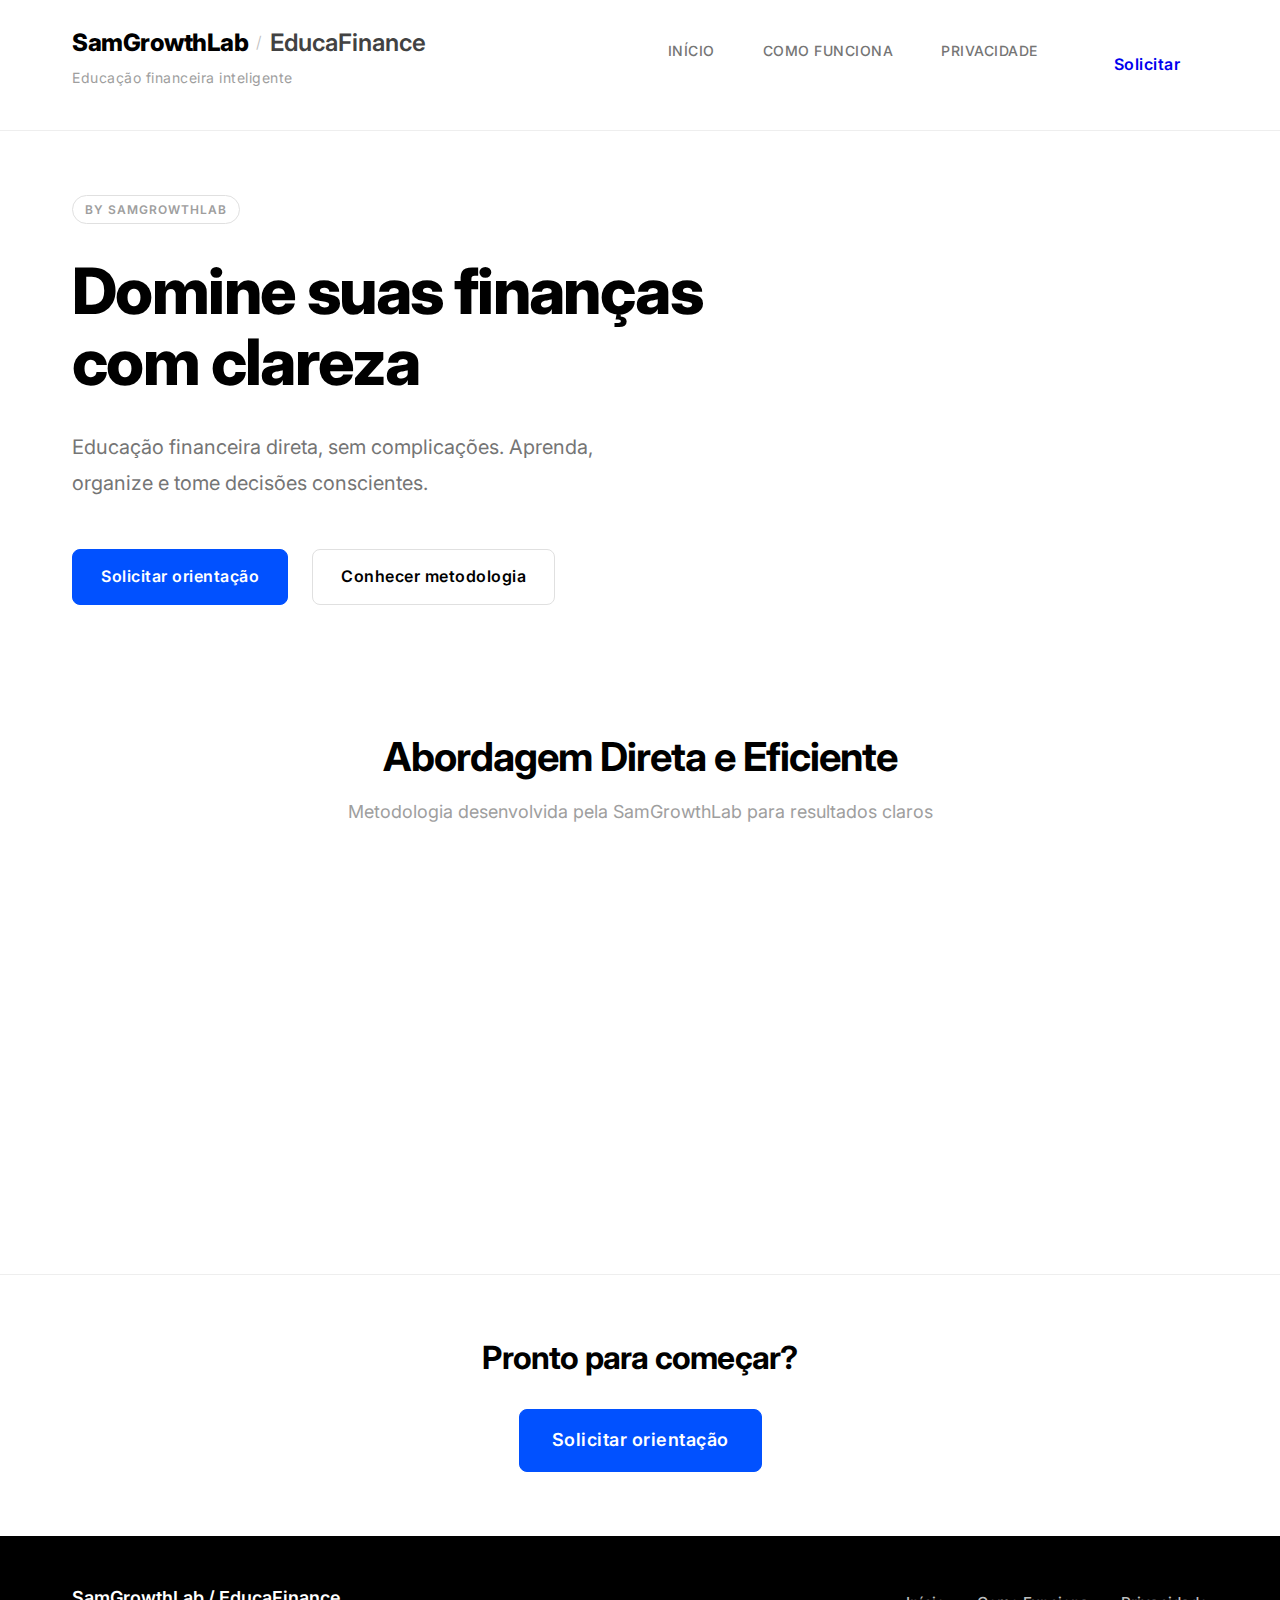
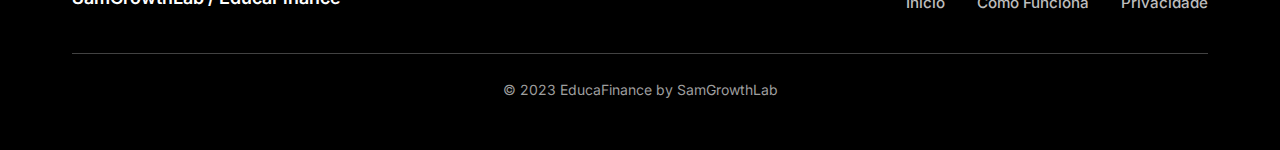
<file: index.html>
<!DOCTYPE html>
<html lang="pt-BR">
<head>
    <meta charset="UTF-8">
    <meta name="viewport" content="width=device-width, initial-scale=1.0">
    <title>EducaFinance | Domine suas finanças</title>
    <meta name="description" content="Aprenda, organize, invista. Educação financeira explicada do jeito simples.">
    
    <!-- Google Fonts -->
    <link href="https://fonts.googleapis.com/css2?family=Inter:wght@300;400;500;600;700;800&display=swap" rel="stylesheet">
    
    <!-- CSS -->
    <link rel="stylesheet" href="style.css">
    
    <!-- Favicon -->
    <link rel="icon" type="image/x-icon" href="data:image/svg+xml,<svg xmlns=%22http://www.w3.org/2000/svg%22 viewBox=%220 0 100 100%22><text y=%22.9em%22 font-size=%2290%22>EF</text></svg>">
</head>
<body>
    <!-- Header -->
    <header class="header">
        <div class="container">
            <div class="header-content">
                <div class="logo-container">
                    <div class="main-logo">
                        <span class="samgrowth">SamGrowthLab</span>
                        <span class="divider">/</span>
                        <span class="educafinance">EducaFinance</span>
                    </div>
                    <p class="tagline">Educação financeira inteligente</p>
                </div>
                
                <nav class="nav">
                    <button class="menu-toggle" aria-label="Abrir menu">
                        <span></span>
                        <span></span>
                        <span></span>
                    </button>
                    
                    <ul class="nav-list">
                        <li><a href="/" class="nav-link active">Início</a></li>
                        <li><a href="como_funciona/" class="nav-link">Como Funciona</a></li>
                        <li><a href="privacidade/" class="nav-link">Privacidade</a></li>
                        <li><a href="solicitacao_educacao/" class="btn btn-small">Solicitar</a></li>
                    </ul>
                </nav>
            </div>
        </div>
    </header>

    <!-- Hero Section -->
    <main class="main-content">
        <section class="hero-section">
            <div class="container">
                <div class="hero-content">
                    <div class="hero-badge">by SamGrowthLab</div>
                    <h1 class="hero-title">Domine suas finanças com clareza</h1>
                    <p class="hero-subtitle">Educação financeira direta, sem complicações. Aprenda, organize e tome decisões conscientes.</p>
                    <div class="hero-actions">
                        <a href="solicitacao_educacao/" class="btn btn-primary">Solicitar orientação</a>
                        <a href="como_funciona/" class="btn btn-secondary">Conhecer metodologia</a>
                    </div>
                </div>
            </div>
        </section>

        <!-- Benefits Section -->
        <section class="benefits-section">
            <div class="container">
                <div class="section-header">
                    <h2 class="section-title">Abordagem Direta e Eficiente</h2>
                    <p class="section-subtitle">Metodologia desenvolvida pela SamGrowthLab para resultados claros</p>
                </div>
                
                <div class="benefits-grid">
                    <!-- Benefit 1 -->
                    <article class="benefit-card">
                        <div class="benefit-number">01</div>
                        <h3 class="benefit-title">Educação Simplificada</h3>
                        <p class="benefit-description">Conceitos financeiros complexos explicados em linguagem clara e objetiva, sem jargões desnecessários.</p>
                    </article>
                    
                    <!-- Benefit 2 -->
                    <article class="benefit-card">
                        <div class="benefit-number">02</div>
                        <h3 class="benefit-title">Orientação Personalizada</h3>
                        <p class="benefit-description">Análise do seu contexto específico com recomendações práticas e adaptadas à sua realidade.</p>
                    </article>
                    
                    <!-- Benefit 3 -->
                    <article class="benefit-card">
                        <div class="benefit-number">03</div>
                        <h3 class="benefit-title">Aprendizado Progressivo</h3>
                        <p class="benefit-description">Jornada estruturada desde os fundamentos básicos até decisões financeiras mais avançadas.</p>
                    </article>
                </div>
            </div>
        </section>

        <!-- Simple CTA -->
        <section class="simple-cta">
            <div class="container">
                <div class="cta-content">
                    <h2 class="cta-title">Pronto para começar?</h2>
                    <a href="solicitacao_educacao/" class="btn btn-primary btn-large">Solicitar orientação</a>
                </div>
            </div>
        </section>
    </main>

    <!-- Simplified Footer -->
    <footer class="footer-simple">
        <div class="container">
            <div class="footer-content">
                <div class="footer-brand">
                    <span class="footer-logo">SamGrowthLab / EducaFinance</span>
                </div>
                
                <div class="footer-links">
                    <a href="/" class="footer-link">Início</a>
                    <a href="como_funciona/" class="footer-link">Como Funciona</a>
                    <a href="privacidade/" class="footer-link">Privacidade</a>
                </div>
            </div>
            
            <div class="footer-bottom">
                <p class="copyright">© 2023 EducaFinance by SamGrowthLab</p>
            </div>
        </div>
    </footer>

    <!-- JavaScript -->
    <script src="script.js"></script>
</body>
</html>
</file>
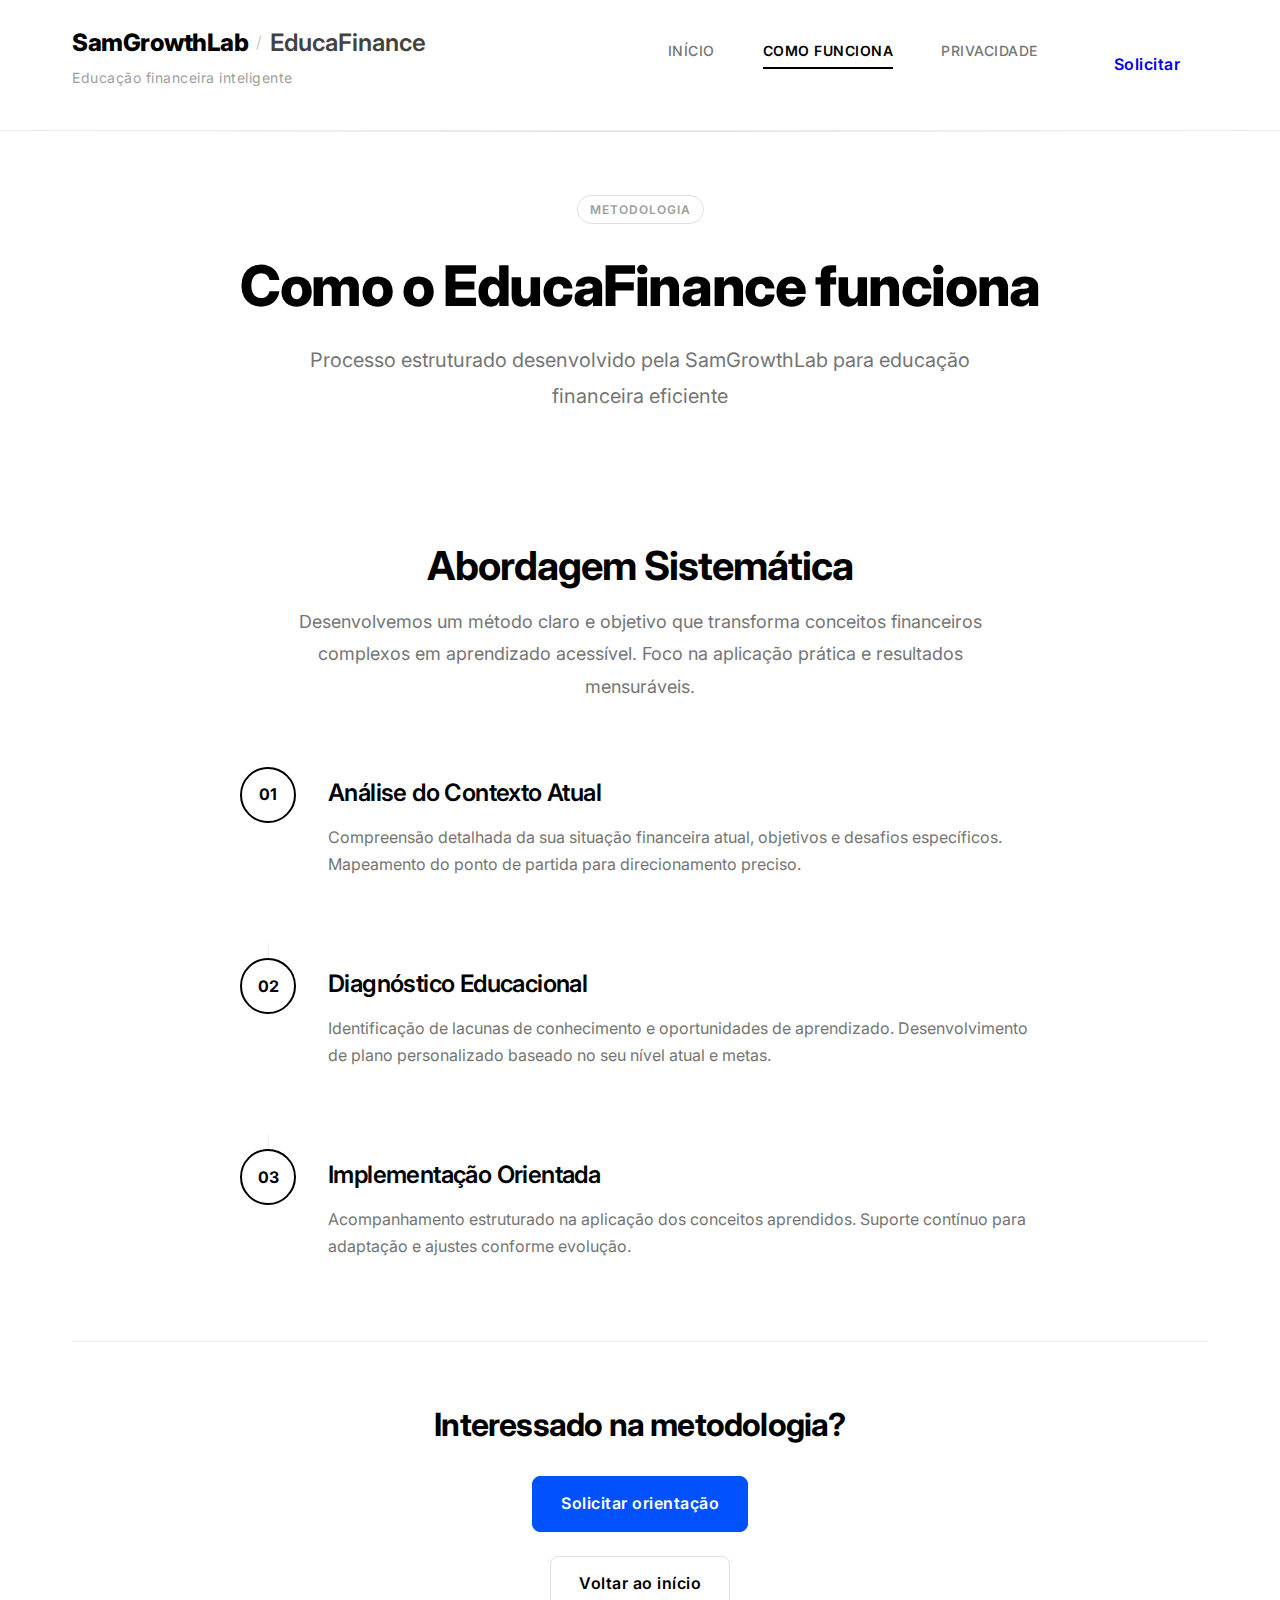
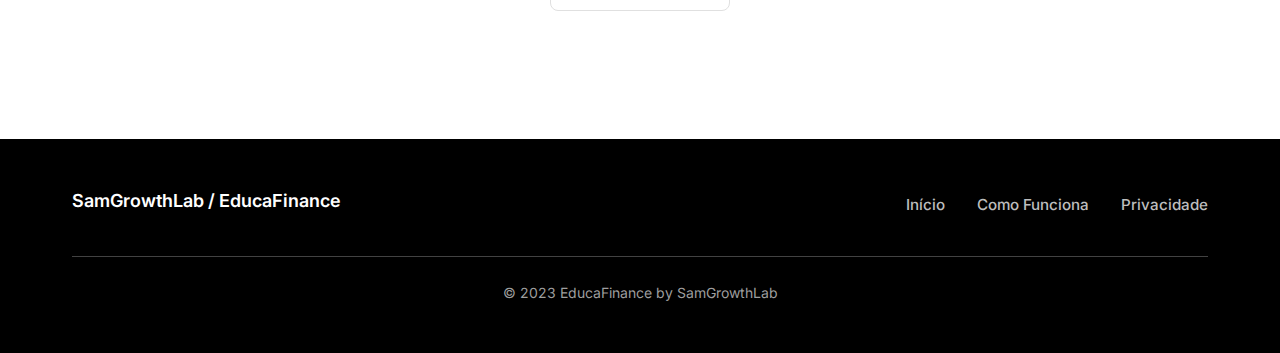
<file: como_funciona/index.html>
<!DOCTYPE html>
<html lang="pt-BR">
<head>
    <meta charset="UTF-8">
    <meta name="viewport" content="width=device-width, initial-scale=1.0">
    <title>Como Funciona | EducaFinance</title>
    <meta name="description" content="Entenda como o EducaFinance funciona: educação financeira simples e direta.">
    
    <!-- Google Fonts -->
    <link href="https://fonts.googleapis.com/css2?family=Inter:wght@300;400;500;600;700;800&display=swap" rel="stylesheet">
    
    <!-- CSS -->
    <link rel="stylesheet" href="../style.css">
    <link rel="stylesheet" href="style.css">
    
    <!-- Favicon -->
    <link rel="icon" type="image/x-icon" href="data:image/svg+xml,<svg xmlns=%22http://www.w3.org/2000/svg%22 viewBox=%220 0 100 100%22><text y=%22.9em%22 font-size=%2290%22>EF</text></svg>">
</head>
<body>
    <!-- Header -->
    <header class="header">
        <div class="container">
            <div class="header-content">
                <div class="logo-container">
                    <div class="main-logo">
                        <span class="samgrowth">SamGrowthLab</span>
                        <span class="divider">/</span>
                        <span class="educafinance">EducaFinance</span>
                    </div>
                    <p class="tagline">Educação financeira inteligente</p>
                </div>
                
                <nav class="nav">
                    <button class="menu-toggle" aria-label="Abrir menu">
                        <span></span>
                        <span></span>
                        <span></span>
                    </button>
                    
                    <ul class="nav-list">
                        <li><a href="/" class="nav-link">Início</a></li>
                        <li><a href="/como_funciona/" class="nav-link active">Como Funciona</a></li>
                        <li><a href="/privacidade/" class="nav-link">Privacidade</a></li>
                        <li><a href="/solicitacao_educacao/" class="btn btn-small">Solicitar</a></li>
                    </ul>
                </nav>
            </div>
        </div>
    </header>

    <!-- Main Content -->
    <main class="main-content">
        <section class="page-hero">
            <div class="container">
                <div class="page-hero-content">
                    <div class="page-badge">Metodologia</div>
                    <h1 class="page-title">Como o EducaFinance funciona</h1>
                    <p class="page-subtitle">Processo estruturado desenvolvido pela SamGrowthLab para educação financeira eficiente</p>
                </div>
            </div>
        </section>

        <section class="process-section">
            <div class="container">
                <div class="process-intro">
                    <h2 class="section-title">Abordagem Sistemática</h2>
                    <p class="process-description">
                        Desenvolvemos um método claro e objetivo que transforma conceitos financeiros complexos em aprendizado acessível. 
                        Foco na aplicação prática e resultados mensuráveis.
                    </p>
                </div>

                <!-- Process Steps -->
                <div class="process-steps">
                    <!-- Step 1 -->
                    <div class="process-step">
                        <div class="step-header">
                            <div class="step-number">01</div>
                            <div class="step-line"></div>
                        </div>
                        <div class="step-content">
                            <h3 class="step-title">Análise do Contexto Atual</h3>
                            <p class="step-description">
                                Compreensão detalhada da sua situação financeira atual, objetivos e desafios específicos. 
                                Mapeamento do ponto de partida para direcionamento preciso.
                            </p>
                        </div>
                    </div>

                    <!-- Step 2 -->
                    <div class="process-step">
                        <div class="step-header">
                            <div class="step-number">02</div>
                            <div class="step-line"></div>
                        </div>
                        <div class="step-content">
                            <h3 class="step-title">Diagnóstico Educacional</h3>
                            <p class="step-description">
                                Identificação de lacunas de conhecimento e oportunidades de aprendizado. 
                                Desenvolvimento de plano personalizado baseado no seu nível atual e metas.
                            </p>
                        </div>
                    </div>

                    <!-- Step 3 -->
                    <div class="process-step">
                        <div class="step-header">
                            <div class="step-number">03</div>
                            <div class="step-line"></div>
                        </div>
                        <div class="step-content">
                            <h3 class="step-title">Implementação Orientada</h3>
                            <p class="step-description">
                                Acompanhamento estruturado na aplicação dos conceitos aprendidos. 
                                Suporte contínuo para adaptação e ajustes conforme evolução.
                            </p>
                        </div>
                    </div>
                </div>

                <!-- Simple CTA -->
                <div class="simple-cta">
                    <h2 class="cta-title">Interessado na metodologia?</h2>
                    <div class="cta-actions">
                        <a href="/solicitacao_educacao/" class="btn btn-primary">Solicitar orientação</a>
                        <a href="/" class="btn btn-secondary">Voltar ao início</a>
                    </div>
                </div>
            </div>
        </section>
    </main>

    <!-- Simplified Footer -->
    <footer class="footer-simple">
        <div class="container">
            <div class="footer-content">
                <div class="footer-brand">
                    <span class="footer-logo">SamGrowthLab / EducaFinance</span>
                </div>
                
                <div class="footer-links">
                    <a href="/" class="footer-link">Início</a>
                    <a href="/como_funciona/" class="footer-link">Como Funciona</a>
                    <a href="/privacidade/" class="footer-link">Privacidade</a>
                </div>
            </div>
            
            <div class="footer-bottom">
                <p class="copyright">© 2023 EducaFinance by SamGrowthLab</p>
            </div>
        </div>
    </footer>

    <!-- JavaScript -->
    <script src="../script.js"></script>
</body>
</html>
</file>
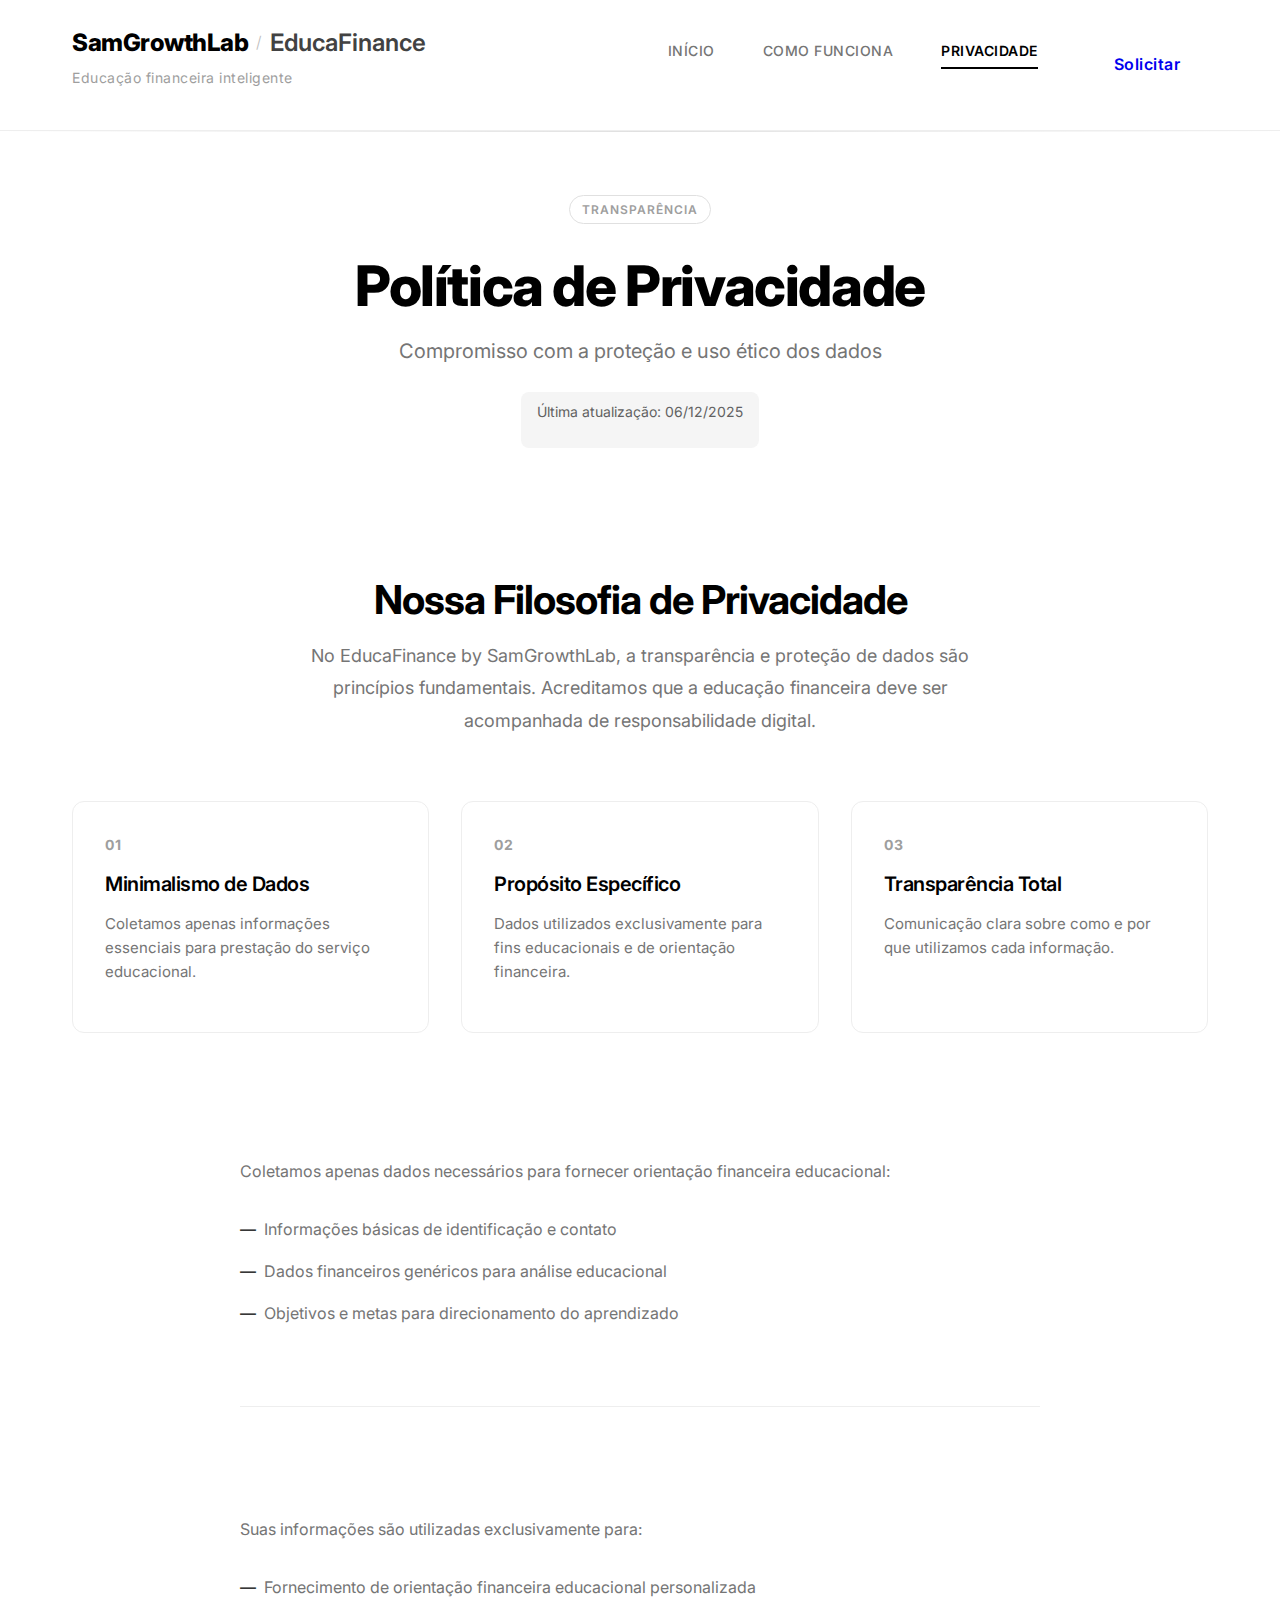
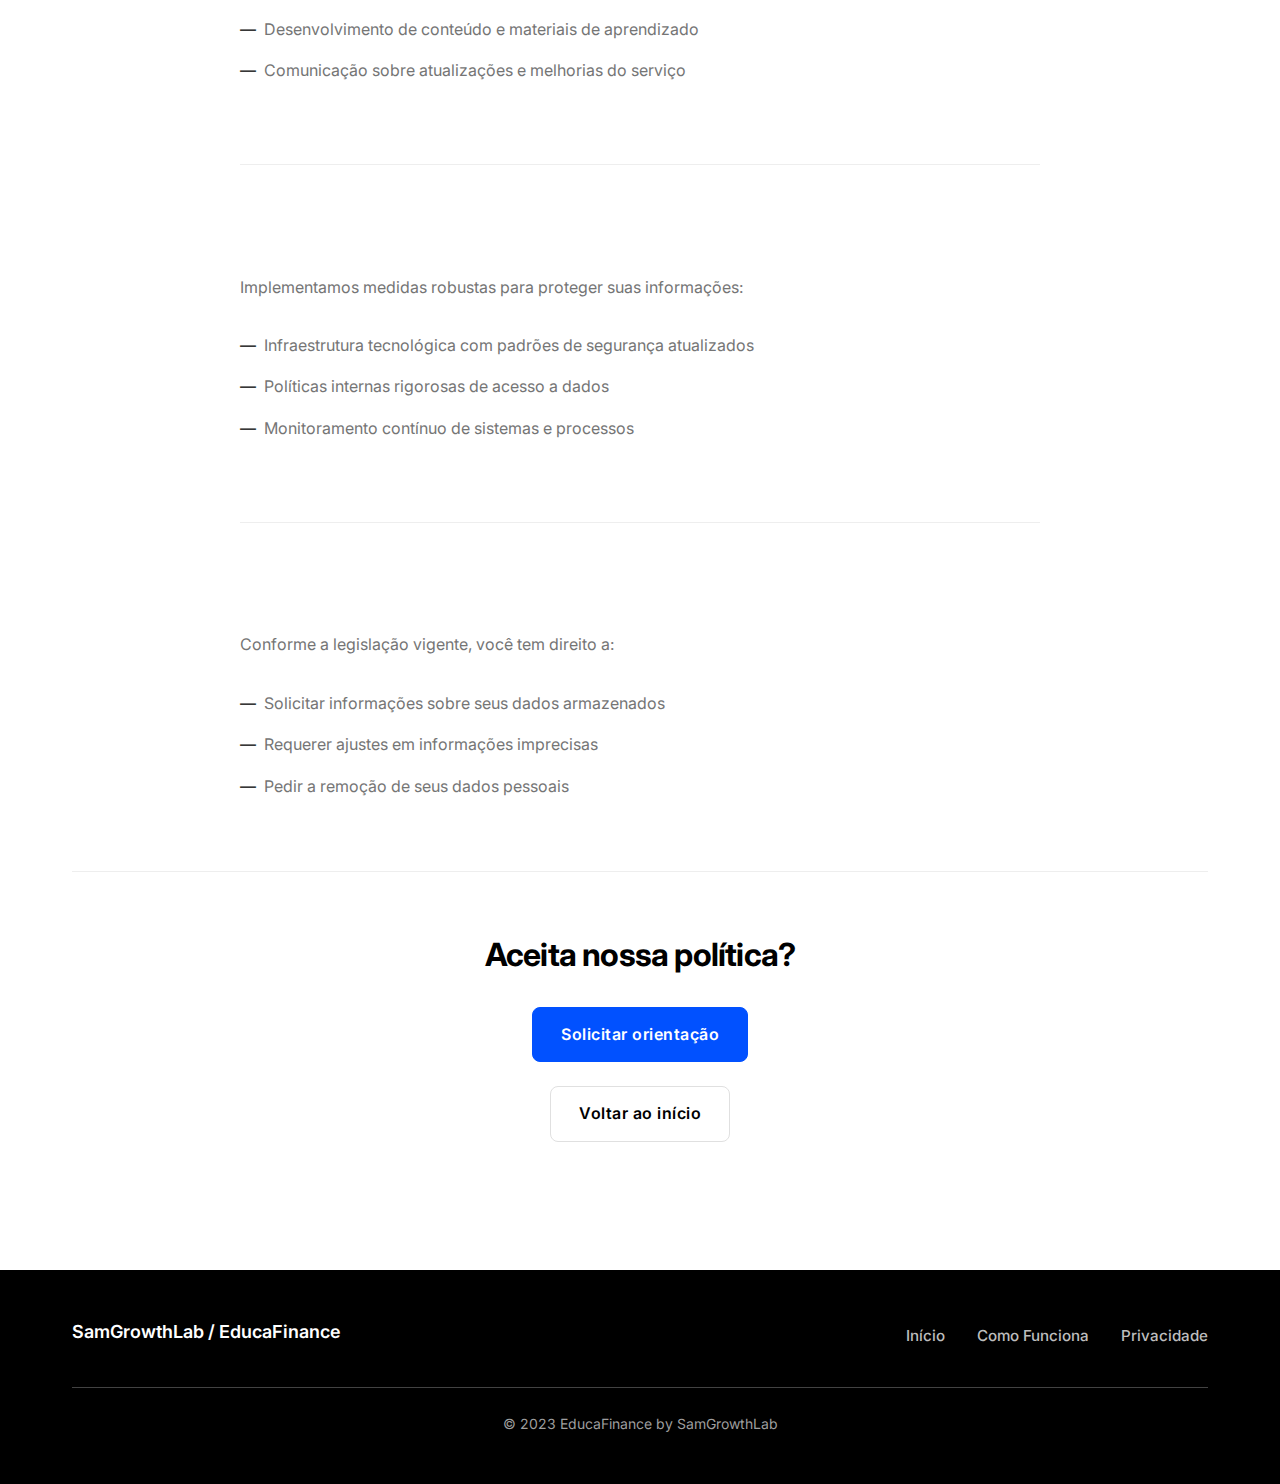
<file: privacidade/index.html>
<!DOCTYPE html>
<html lang="pt-BR">
<head>
    <meta charset="UTF-8">
    <meta name="viewport" content="width=device-width, initial-scale=1.0">
    <title>Privacidade | EducaFinance</title>
    <meta name="description" content="Política de privacidade do EducaFinance. Proteção de dados e transparência.">
    
    <!-- Google Fonts -->
    <link href="https://fonts.googleapis.com/css2?family=Inter:wght@300;400;500;600;700;800&display=swap" rel="stylesheet">
    
    <!-- CSS -->
    <link rel="stylesheet" href="../style.css">
    <link rel="stylesheet" href="style.css">
    
    <!-- Favicon -->
    <link rel="icon" type="image/x-icon" href="data:image/svg+xml,<svg xmlns=%22http://www.w3.org/2000/svg%22 viewBox=%220 0 100 100%22><text y=%22.9em%22 font-size=%2290%22>EF</text></svg>">
</head>
<body>
    <!-- Header -->
    <header class="header">
        <div class="container">
            <div class="header-content">
                <div class="logo-container">
                    <div class="main-logo">
                        <span class="samgrowth">SamGrowthLab</span>
                        <span class="divider">/</span>
                        <span class="educafinance">EducaFinance</span>
                    </div>
                    <p class="tagline">Educação financeira inteligente</p>
                </div>
                
                <nav class="nav">
                    <button class="menu-toggle" aria-label="Abrir menu">
                        <span></span>
                        <span></span>
                        <span></span>
                    </button>
                    
                    <ul class="nav-list">
                        <li><a href="/" class="nav-link">Início</a></li>
                        <li><a href="/como_funciona/" class="nav-link">Como Funciona</a></li>
                        <li><a href="/privacidade/" class="nav-link active">Privacidade</a></li>
                        <li><a href="/solicitacao_educacao/" class="btn btn-small">Solicitar</a></li>
                    </ul>
                </nav>
            </div>
        </div>
    </header>

    <!-- Main Content -->
    <main class="main-content">
        <section class="privacy-hero">
            <div class="container">
                <div class="privacy-hero-content">
                    <div class="privacy-badge">Transparência</div>
                    <h1 class="privacy-title">Política de Privacidade</h1>
                    <p class="privacy-subtitle">Compromisso com a proteção e uso ético dos dados</p>
                    <div class="last-update">
                        <p>Última atualização: 06/12/2025</p>
                    </div>
                </div>
            </div>
        </section>

        <section class="privacy-content">
            <div class="container">
                <!-- Introduction -->
                <div class="privacy-intro">
                    <h2 class="section-title">Nossa Filosofia de Privacidade</h2>
                    <p class="privacy-lead">
                        No EducaFinance by SamGrowthLab, a transparência e proteção de dados são princípios fundamentais. 
                        Acreditamos que a educação financeira deve ser acompanhada de responsabilidade digital.
                    </p>
                </div>

                <!-- Privacy Highlights -->
                <div class="privacy-highlights">
                    <div class="highlight-card">
                        <div class="highlight-number">01</div>
                        <h3>Minimalismo de Dados</h3>
                        <p>Coletamos apenas informações essenciais para prestação do serviço educacional.</p>
                    </div>
                    
                    <div class="highlight-card">
                        <div class="highlight-number">02</div>
                        <h3>Propósito Específico</h3>
                        <p>Dados utilizados exclusivamente para fins educacionais e de orientação financeira.</p>
                    </div>
                    
                    <div class="highlight-card">
                        <div class="highlight-number">03</div>
                        <h3>Transparência Total</h3>
                        <p>Comunicação clara sobre como e por que utilizamos cada informação.</p>
                    </div>
                </div>

                <!-- Detailed Privacy -->
                <div class="privacy-details">
                    <!-- Section 1 -->
                    <div class="privacy-section">
                        <div class="section-header">
                            <h3>Coleta de Informações</h3>
                            <div class="section-line"></div>
                        </div>
                        <p>Coletamos apenas dados necessários para fornecer orientação financeira educacional:</p>
                        <ul class="privacy-list">
                            <li>Informações básicas de identificação e contato</li>
                            <li>Dados financeiros genéricos para análise educacional</li>
                            <li>Objetivos e metas para direcionamento do aprendizado</li>
                        </ul>
                    </div>

                    <!-- Section 2 -->
                    <div class="privacy-section">
                        <div class="section-header">
                            <h3>Uso de Dados</h3>
                            <div class="section-line"></div>
                        </div>
                        <p>Suas informações são utilizadas exclusivamente para:</p>
                        <ul class="privacy-list">
                            <li>Fornecimento de orientação financeira educacional personalizada</li>
                            <li>Desenvolvimento de conteúdo e materiais de aprendizado</li>
                            <li>Comunicação sobre atualizações e melhorias do serviço</li>
                        </ul>
                    </div>

                    <!-- Section 3 -->
                    <div class="privacy-section">
                        <div class="section-header">
                            <h3>Proteção e Segurança</h3>
                            <div class="section-line"></div>
                        </div>
                        <p>Implementamos medidas robustas para proteger suas informações:</p>
                        <ul class="privacy-list">
                            <li>Infraestrutura tecnológica com padrões de segurança atualizados</li>
                            <li>Políticas internas rigorosas de acesso a dados</li>
                            <li>Monitoramento contínuo de sistemas e processos</li>
                        </ul>
                    </div>

                    <!-- Section 4 -->
                    <div class="privacy-section">
                        <div class="section-header">
                            <h3>Seus Direitos</h3>
                            <div class="section-line"></div>
                        </div>
                        <p>Conforme a legislação vigente, você tem direito a:</p>
                        <ul class="privacy-list">
                            <li>Solicitar informações sobre seus dados armazenados</li>
                            <li>Requerer ajustes em informações imprecisas</li>
                            <li>Pedir a remoção de seus dados pessoais</li>
                        </ul>
                    </div>
                </div>

                <!-- Simple CTA -->
                <div class="simple-cta">
                    <h2 class="cta-title">Aceita nossa política?</h2>
                    <div class="cta-actions">
                        <a href="/solicitacao_educacao/" class="btn btn-primary">Solicitar orientação</a>
                        <a href="/" class="btn btn-secondary">Voltar ao início</a>
                    </div>
                </div>
            </div>
        </section>
    </main>

    <!-- Simplified Footer -->
    <footer class="footer-simple">
        <div class="container">
            <div class="footer-content">
                <div class="footer-brand">
                    <span class="footer-logo">SamGrowthLab / EducaFinance</span>
                </div>
                
                <div class="footer-links">
                    <a href="/" class="footer-link">Início</a>
                    <a href="/como_funciona/" class="footer-link">Como Funciona</a>
                    <a href="/privacidade/" class="footer-link">Privacidade</a>
                </div>
            </div>
            
            <div class="footer-bottom">
                <p class="copyright">© 2023 EducaFinance by SamGrowthLab</p>
            </div>
        </div>
    </footer>

    <!-- JavaScript -->
    <script src="../script.js"></script>
</body>
</html>
</file>
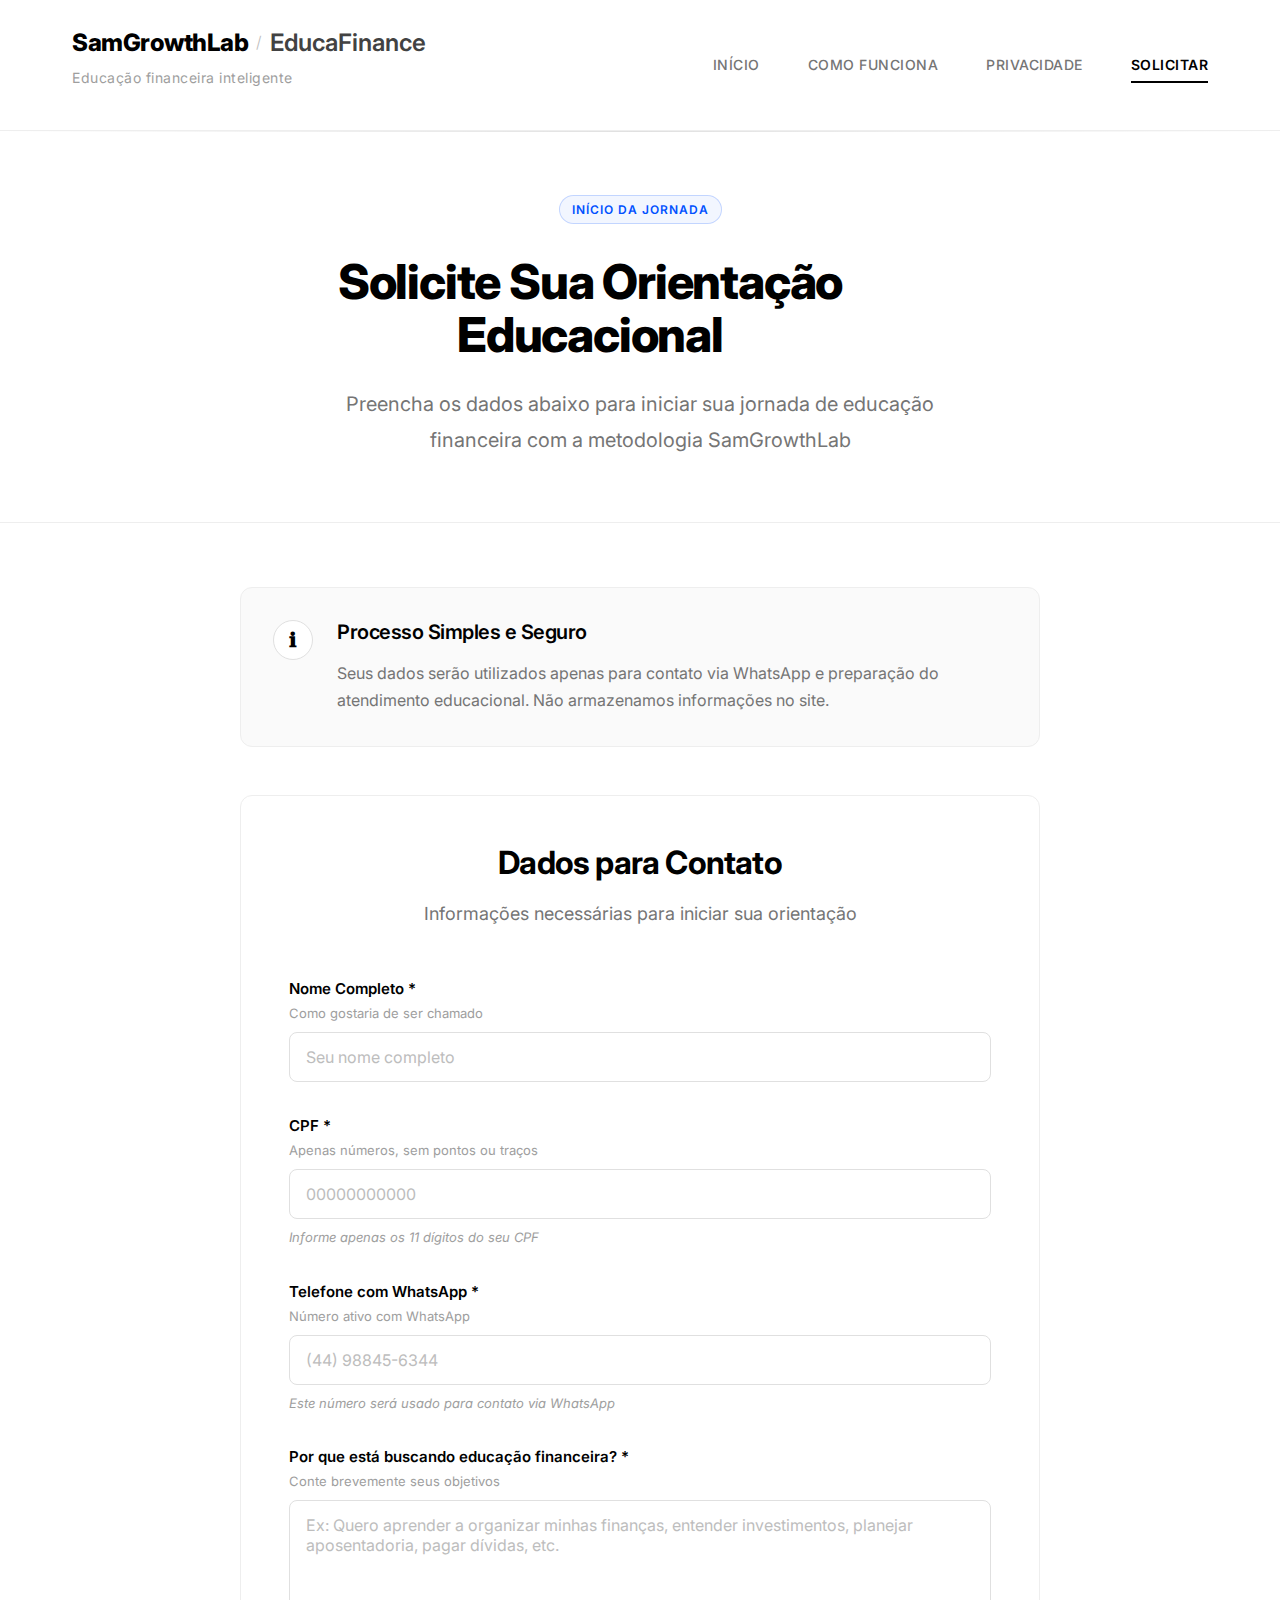
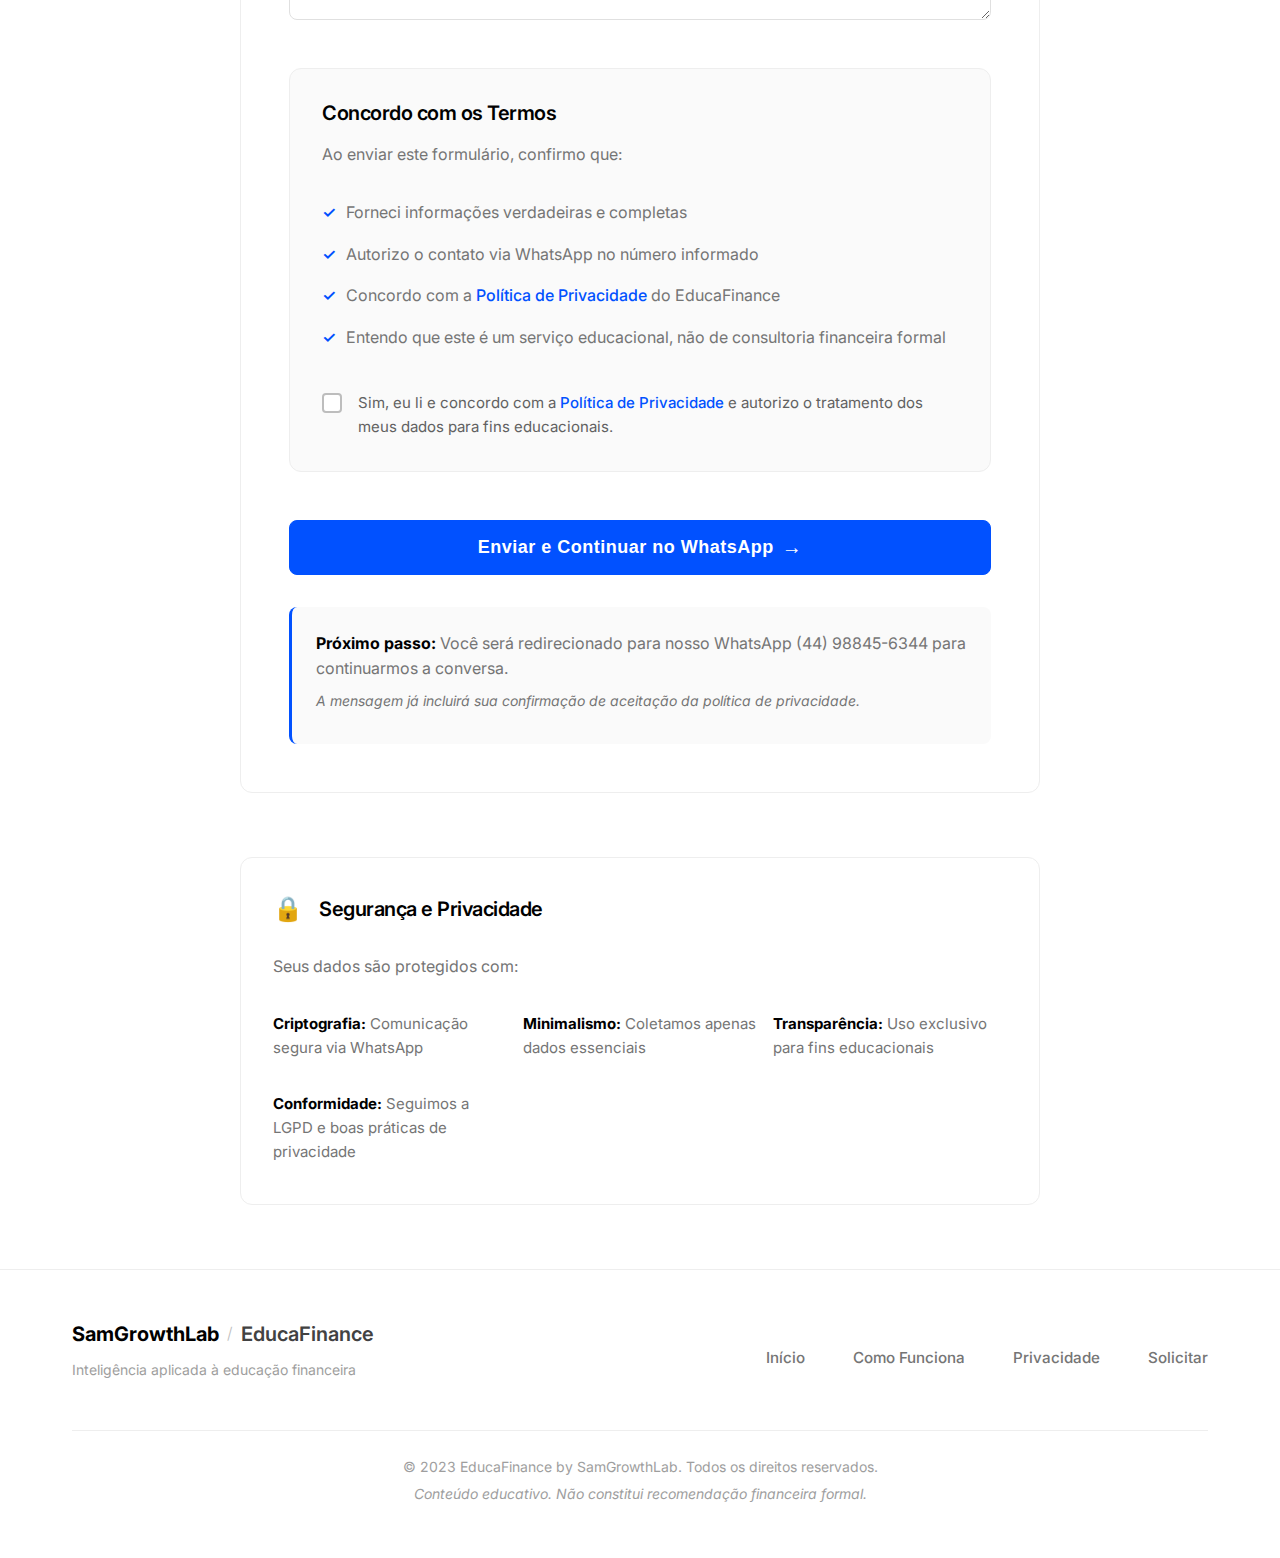
<file: solicitacao_educacao/index.html>
<!DOCTYPE html>
<html lang="pt-BR">
<head>
    <meta charset="UTF-8">
    <meta name="viewport" content="width=device-width, initial-scale=1.0">
    <title>Solicitar Educação Financeira | EducaFinance</title>
    <meta name="description" content="Solicite sua orientação educacional em finanças. Preencha o formulário para iniciar sua jornada.">
    
    <!-- Google Fonts -->
    <link href="https://fonts.googleapis.com/css2?family=Inter:wght@300;400;500;600;700;800&display=swap" rel="stylesheet">
    
    <!-- CSS -->
    <link rel="stylesheet" href="../style.css">
    <link rel="stylesheet" href="style.css">
    
    <!-- Favicon -->
    <link rel="icon" type="image/x-icon" href="data:image/svg+xml,<svg xmlns=%22http://www.w3.org/2000/svg%22 viewBox=%220 0 100 100%22><text y=%22.9em%22 font-size=%2290%22>EF</text></svg>">
</head>
<body>
    <!-- Header -->
    <header class="header">
        <div class="container">
            <div class="header-content">
                <div class="logo-container">
                    <div class="main-logo">
                        <span class="samgrowth">SamGrowthLab</span>
                        <span class="divider">/</span>
                        <span class="educafinance">EducaFinance</span>
                    </div>
                    <p class="tagline">Educação financeira inteligente</p>
                </div>
                
                <nav class="nav">
                    <button class="menu-toggle" aria-label="Abrir menu">
                        <span></span>
                        <span></span>
                        <span></span>
                    </button>
                    
                    <ul class="nav-list">
                        <li><a href="/" class="nav-link">Início</a></li>
                        <li><a href="/como_funciona/" class="nav-link">Como Funciona</a></li>
                        <li><a href="/privacidade/" class="nav-link">Privacidade</a></li>
                        <li><a href="/solicitacao_educacao/" class="nav-link active">Solicitar</a></li>
                    </ul>
                </nav>
            </div>
        </div>
    </header>

    <!-- Main Content -->
    <main class="main-content">
        <section class="solicitation-hero">
            <div class="container">
                <div class="solicitation-hero-content">
                    <div class="hero-badge">Início da Jornada</div>
                    <h1 class="hero-title">Solicite Sua Orientação Educacional</h1>
                    <p class="hero-subtitle">Preencha os dados abaixo para iniciar sua jornada de educação financeira com a metodologia SamGrowthLab</p>
                </div>
            </div>
        </section>

        <section class="solicitation-section">
            <div class="container">
                <!-- Informative Box -->
                <div class="info-box">
                    <div class="info-icon">ℹ</div>
                    <div class="info-content">
                        <h3>Processo Simples e Seguro</h3>
                        <p>Seus dados serão utilizados apenas para contato via WhatsApp e preparação do atendimento educacional. Não armazenamos informações no site.</p>
                    </div>
                </div>

                <!-- Form Section -->
                <div class="form-container">
                    <form id="solicitationForm" class="solicitation-form">
                        <div class="form-header">
                            <h2 class="form-title">Dados para Contato</h2>
                            <p class="form-subtitle">Informações necessárias para iniciar sua orientação</p>
                        </div>

                        <div class="form-fields">
                            <!-- Nome -->
                            <div class="form-group">
                                <label for="nome" class="form-label">
                                    Nome Completo *
                                    <span class="label-note">Como gostaria de ser chamado</span>
                                </label>
                                <input 
                                    type="text" 
                                    id="nome" 
                                    name="nome" 
                                    required 
                                    class="form-control"
                                    placeholder="Seu nome completo"
                                    autocomplete="name"
                                >
                            </div>

                            <!-- CPF -->
                            <div class="form-group">
                                <label for="cpf" class="form-label">
                                    CPF *
                                    <span class="label-note">Apenas números, sem pontos ou traços</span>
                                </label>
                                <input 
                                    type="text" 
                                    id="cpf" 
                                    name="cpf" 
                                    required 
                                    class="form-control"
                                    placeholder="00000000000"
                                    inputmode="numeric"
                                    pattern="[0-9]{11}"
                                    title="Digite os 11 números do CPF"
                                >
                                <div class="form-hint">Informe apenas os 11 dígitos do seu CPF</div>
                            </div>

                            <!-- Telefone -->
                            <div class="form-group">
                                <label for="telefone" class="form-label">
                                    Telefone com WhatsApp *
                                    <span class="label-note">Número ativo com WhatsApp</span>
                                </label>
                                <input 
                                    type="tel" 
                                    id="telefone" 
                                    name="telefone" 
                                    required 
                                    class="form-control"
                                    placeholder="(44) 98845-6344"
                                    inputmode="tel"
                                >
                                <div class="form-hint">Este número será usado para contato via WhatsApp</div>
                            </div>

                            <!-- Motivo -->
                            <div class="form-group">
                                <label for="motivo" class="form-label">
                                    Por que está buscando educação financeira? *
                                    <span class="label-note">Conte brevemente seus objetivos</span>
                                </label>
                                <textarea 
                                    id="motivo" 
                                    name="motivo" 
                                    required 
                                    class="form-control"
                                    rows="4"
                                    placeholder="Ex: Quero aprender a organizar minhas finanças, entender investimentos, planejar aposentadoria, pagar dívidas, etc."
                                ></textarea>
                            </div>
                        </div>

                        <!-- Privacy Agreement -->
                        <div class="privacy-agreement">
                            <div class="agreement-content">
                                <h3 class="agreement-title">Concordo com os Termos</h3>
                                <p class="agreement-text">
                                    Ao enviar este formulário, confirmo que:
                                </p>
                                <ul class="agreement-list">
                                    <li>Forneci informações verdadeiras e completas</li>
                                    <li>Autorizo o contato via WhatsApp no número informado</li>
                                    <li>Concordo com a <a href="/privacidade/" target="_blank" class="privacy-link">Política de Privacidade</a> do EducaFinance</li>
                                    <li>Entendo que este é um serviço educacional, não de consultoria financeira formal</li>
                                </ul>
                            </div>

                            <div class="checkbox-group">
                                <input 
                                    type="checkbox" 
                                    id="aceitoPolitica" 
                                    name="aceitoPolitica" 
                                    required
                                    class="checkbox-input"
                                >
                                <label for="aceitoPolitica" class="checkbox-label">
                                    <span class="checkbox-custom"></span>
                                    <span class="checkbox-text">
                                        Sim, eu li e concordo com a 
                                        <a href="/privacidade/" target="_blank" class="privacy-link-inline">Política de Privacidade</a> 
                                        e autorizo o tratamento dos meus dados para fins educacionais.
                                    </span>
                                </label>
                            </div>
                        </div>

                        <!-- Form Actions -->
                        <div class="form-actions">
                            <button type="submit" class="btn btn-primary btn-large btn-block" id="submitButton">
                                <span class="button-text">Enviar e Continuar no WhatsApp</span>
                                <span class="button-icon">→</span>
                            </button>
                            
                            <div class="form-note">
                                <p>
                                    <strong>Próximo passo:</strong> Você será redirecionado para nosso WhatsApp 
                                    (44) 98845-6344 para continuarmos a conversa.
                                </p>
                                <p class="note-small">
                                    A mensagem já incluirá sua confirmação de aceitação da política de privacidade.
                                </p>
                            </div>
                        </div>
                    </form>
                </div>

                <!-- Security Information -->
                <div class="security-info">
                    <div class="security-header">
                        <div class="security-icon">🔒</div>
                        <h3>Segurança e Privacidade</h3>
                    </div>
                    <div class="security-content">
                        <p>Seus dados são protegidos com:</p>
                        <ul class="security-list">
                            <li><strong>Criptografia:</strong> Comunicação segura via WhatsApp</li>
                            <li><strong>Minimalismo:</strong> Coletamos apenas dados essenciais</li>
                            <li><strong>Transparência:</strong> Uso exclusivo para fins educacionais</li>
                            <li><strong>Conformidade:</strong> Seguimos a LGPD e boas práticas de privacidade</li>
                        </ul>
                    </div>
                </div>
            </div>
        </section>
    </main>

    <!-- Footer -->
    <footer class="footer">
        <div class="container">
            <div class="footer-content">
                <div class="footer-brand">
                    <div class="footer-logo">
                        <span class="sam">SamGrowthLab</span>
                        <span class="slash">/</span>
                        <span class="edu">EducaFinance</span>
                    </div>
                    <p class="footer-tagline">Inteligência aplicada à educação financeira</p>
                </div>
                
                <div class="footer-links">
                    <a href="/" class="footer-link">Início</a>
                    <a href="/como_funciona/" class="footer-link">Como Funciona</a>
                    <a href="/privacidade/" class="footer-link">Privacidade</a>
                    <a href="/solicitacao_educacao/" class="footer-link">Solicitar</a>
                </div>
            </div>
            
            <div class="footer-bottom">
                <div class="copyright">
                    <p>© 2023 EducaFinance by SamGrowthLab. Todos os direitos reservados.</p>
                    <p class="disclaimer">Conteúdo educativo. Não constitui recomendação financeira formal.</p>
                </div>
            </div>
        </div>
    </footer>

    <!-- JavaScript -->
    <script src="script.js"></script>
</body>
</html>
</file>
<file: como_funciona/style.css>
/* style.css - Página Como Funciona */

/* ============================
   PAGE HERO
   ============================ */
.page-hero {
    padding: var(--space-2xl) 0;
    background-color: var(--white);
    position: relative;
}

.page-hero::before {
    content: '';
    position: absolute;
    top: 0;
    left: 0;
    right: 0;
    height: 1px;
    background: linear-gradient(90deg, transparent, var(--gray-300), transparent);
}

.page-hero-content {
    max-width: 800px;
    margin: 0 auto;
    text-align: center;
}

.page-badge {
    display: inline-block;
    font-size: 0.75rem;
    font-weight: 600;
    color: var(--gray-500);
    letter-spacing: 1px;
    text-transform: uppercase;
    margin-bottom: var(--space-lg);
    padding: 0.25rem 0.75rem;
    border: 1px solid var(--gray-300);
    border-radius: var(--radius-full);
    background-color: var(--white);
}

.page-title {
    font-size: 3.5rem;
    margin-bottom: var(--space-md);
    line-height: 1.1;
}

.page-subtitle {
    font-size: 1.25rem;
    color: var(--gray-600);
    max-width: 700px;
    margin: 0 auto;
    line-height: 1.8;
}

/* ============================
   PROCESS SECTION
   ============================ */
.process-section {
    padding: var(--space-2xl) 0;
    background-color: var(--white);
}

.process-intro {
    text-align: center;
    max-width: 800px;
    margin: 0 auto var(--space-2xl);
}

.process-description {
    font-size: 1.125rem;
    line-height: 1.8;
    color: var(--gray-600);
    max-width: 700px;
    margin: 0 auto;
}

/* ============================
   PROCESS STEPS
   ============================ */
.process-steps {
    display: flex;
    flex-direction: column;
    gap: var(--space-2xl);
    max-width: 800px;
    margin: 0 auto var(--space-2xl);
    position: relative;
}

.process-steps::before {
    content: '';
    position: absolute;
    top: 0;
    bottom: 0;
    left: 28px;
    width: 1px;
    background-color: var(--gray-200);
    z-index: 1;
}

.process-step {
    display: flex;
    gap: var(--space-lg);
    align-items: flex-start;
    position: relative;
    z-index: 2;
}

.step-header {
    display: flex;
    flex-direction: column;
    align-items: center;
    flex-shrink: 0;
    position: relative;
}

.step-number {
    width: 56px;
    height: 56px;
    background-color: var(--white);
    color: var(--black);
    border-radius: var(--radius-full);
    display: flex;
    align-items: center;
    justify-content: center;
    font-size: 1rem;
    font-weight: 700;
    border: 2px solid var(--black);
    position: relative;
    z-index: 2;
}

.step-line {
    width: 2px;
    height: calc(100% + var(--space-2xl));
    background-color: var(--white);
    position: absolute;
    top: 56px;
    z-index: 2;
}

.step-content {
    flex: 1;
    padding-top: 0.75rem;
}

.step-title {
    font-size: 1.5rem;
    margin-bottom: var(--space-sm);
    color: var(--black);
}

.step-description {
    color: var(--gray-600);
    line-height: 1.7;
}

/* ============================
   KEY FEATURES
   ============================ */
.key-features {
    margin-bottom: var(--space-2xl);
}

.key-features .section-header {
    text-align: center;
    margin-bottom: var(--space-xl);
}

.features-grid {
    display: grid;
    grid-template-columns: repeat(auto-fit, minmax(250px, 1fr));
    gap: var(--space-lg);
}

.feature-card {
    background: var(--white);
    border: 1px solid var(--gray-200);
    border-radius: var(--radius-lg);
    padding: var(--space-lg);
    transition: all var(--transition-normal);
}

.feature-card:hover {
    transform: translateY(-2px);
    border-color: var(--gray-300);
    box-shadow: var(--shadow-md);
}

.feature-header {
    display: flex;
    align-items: center;
    gap: var(--space-sm);
    margin-bottom: var(--space-sm);
}

.feature-icon {
    font-size: 1.5rem;
    color: var(--black);
    font-weight: 300;
}

.feature-card h3 {
    font-size: 1.25rem;
    color: var(--black);
    margin: 0;
}

.feature-card p {
    color: var(--gray-600);
    line-height: 1.6;
    font-size: 0.9375rem;
}

/* ============================
   PROCESS CTA
   ============================ */
.process-cta {
    text-align: center;
    padding: var(--space-xl);
    background-color: var(--white);
    border: 1px solid var(--gray-200);
    border-radius: var(--radius-lg);
    margin-top: var(--space-2xl);
}

.cta-badge {
    display: inline-block;
    font-size: 0.75rem;
    font-weight: 600;
    color: var(--gray-500);
    letter-spacing: 1px;
    text-transform: uppercase;
    margin-bottom: var(--space-lg);
    padding: 0.25rem 0.75rem;
    border: 1px solid var(--gray-300);
    border-radius: var(--radius-full);
    background-color: var(--white);
}

.cta-title {
    font-size: 2rem;
    margin-bottom: var(--space-sm);
    color: var(--black);
}

.cta-text {
    font-size: 1.125rem;
    color: var(--gray-600);
    margin-bottom: var(--space-lg);
    max-width: 500px;
    margin-left: auto;
    margin-right: auto;
}

.cta-actions {
    display: flex;
    justify-content: center;
}

/* ============================
   RESPONSIVIDADE
   ============================ */
@media (max-width: 768px) {
    .page-title {
        font-size: 2.5rem;
    }
    
    .process-steps::before {
        left: 28px;
    }
    
    .process-step {
        gap: var(--space-md);
    }
    
    .step-number {
        width: 48px;
        height: 48px;
        font-size: 0.875rem;
    }
    
    .step-content {
        padding-top: 0.5rem;
    }
    
    .features-grid {
        grid-template-columns: 1fr;
    }
    
    .cta-actions {
        flex-direction: column;
        gap: var(--space-sm);
    }
}

@media (max-width: 480px) {
    .page-title {
        font-size: 2rem;
    }
    
    .page-subtitle {
        font-size: 1.125rem;
    }
    
    .process-steps::before {
        left: 24px;
    }
    
    .step-number {
        width: 40px;
        height: 40px;
        font-size: 0.75rem;
    }
    
    .step-title {
        font-size: 1.25rem;
    }
    
    .cta-title {
        font-size: 1.75rem;
    }
}


/* Remover ou simplificar CTAs complexos */
.process-cta {
    text-align: center;
    padding: var(--space-xl) 0;
    border-top: 1px solid var(--gray-200);
    margin-top: var(--space-xl);
}

.process-cta .cta-title {
    font-size: 1.75rem;
    margin-bottom: var(--space-lg);
    color: var(--black);
}

.process-cta .cta-actions {
    display: flex;
    gap: var(--space-md);
    justify-content: center;
}

/* Ajustar layout das etapas */
@media (max-width: 768px) {
    .process-cta .cta-actions {
        flex-direction: column;
    }
}
</file>
<file: privacidade/style.css>
/* style.css - Página de Privacidade */

/* ============================
   PRIVACY HERO
   ============================ */
.privacy-hero {
    padding: var(--space-2xl) 0;
    background-color: var(--white);
    position: relative;
}

.privacy-hero::before {
    content: '';
    position: absolute;
    top: 0;
    left: 0;
    right: 0;
    height: 1px;
    background: linear-gradient(90deg, transparent, var(--gray-300), transparent);
}

.privacy-hero-content {
    max-width: 800px;
    margin: 0 auto;
    text-align: center;
}

.privacy-badge {
    display: inline-block;
    font-size: 0.75rem;
    font-weight: 600;
    color: var(--gray-500);
    letter-spacing: 1px;
    text-transform: uppercase;
    margin-bottom: var(--space-lg);
    padding: 0.25rem 0.75rem;
    border: 1px solid var(--gray-300);
    border-radius: var(--radius-full);
    background-color: var(--white);
}

.privacy-title {
    font-size: 3.5rem;
    margin-bottom: var(--space-sm);
    line-height: 1.1;
}

.privacy-subtitle {
    font-size: 1.25rem;
    color: var(--gray-600);
    margin-bottom: var(--space-md);
    max-width: 600px;
    margin-left: auto;
    margin-right: auto;
}

.last-update {
    display: inline-block;
    background-color: var(--gray-100);
    padding: 0.5rem 1rem;
    border-radius: var(--radius-md);
    font-size: 0.875rem;
    color: var(--gray-600);
}

/* ============================
   PRIVACY CONTENT
   ============================ */
.privacy-content {
    padding: var(--space-2xl) 0;
    background-color: var(--white);
}

.privacy-intro {
    text-align: center;
    max-width: 800px;
    margin: 0 auto var(--space-2xl);
}

.privacy-lead {
    font-size: 1.125rem;
    line-height: 1.8;
    color: var(--gray-600);
    max-width: 700px;
    margin: 0 auto;
}

/* ============================
   PRIVACY HIGHLIGHTS
   ============================ */
.privacy-highlights {
    display: grid;
    grid-template-columns: repeat(auto-fit, minmax(250px, 1fr));
    gap: var(--space-lg);
    margin-bottom: var(--space-2xl);
}

.highlight-card {
    background: var(--white);
    border: 1px solid var(--gray-200);
    border-radius: var(--radius-lg);
    padding: var(--space-lg);
    transition: all var(--transition-normal);
    position: relative;
    overflow: hidden;
}

.highlight-card::before {
    content: '';
    position: absolute;
    top: 0;
    left: 0;
    right: 0;
    height: 1px;
    background-color: var(--black);
    transform: scaleX(0);
    transition: transform var(--transition-normal);
    transform-origin: left;
}

.highlight-card:hover {
    border-color: var(--gray-300);
    box-shadow: var(--shadow-md);
    transform: translateY(-2px);
}

.highlight-card:hover::before {
    transform: scaleX(1);
}

.highlight-number {
    font-size: 0.875rem;
    font-weight: 700;
    color: var(--gray-500);
    margin-bottom: var(--space-sm);
    letter-spacing: 1px;
}

.highlight-card h3 {
    font-size: 1.25rem;
    margin-bottom: var(--space-sm);
    color: var(--black);
}

.highlight-card p {
    color: var(--gray-600);
    line-height: 1.6;
    font-size: 0.9375rem;
}

/* ============================
   PRIVACY DETAILS
   ============================ */
.privacy-details {
    max-width: 800px;
    margin: 0 auto var(--space-2xl);
}

.privacy-section {
    margin-bottom: var(--space-xl);
    padding-bottom: var(--space-xl);
    border-bottom: 1px solid var(--gray-200);
}

.privacy-section:last-child {
    border-bottom: none;
    margin-bottom: 0;
    padding-bottom: 0;
}

.section-header {
    display: flex;
    align-items: center;
    gap: var(--space-md);
    margin-bottom: var(--space-lg);
}

.section-header h3 {
    font-size: 1.5rem;
    color: var(--black);
    margin: 0;
}

.section-line {
    flex: 1;
    height: 1px;
    background-color: var(--gray-300);
}

.privacy-section p {
    color: var(--gray-600);
    line-height: 1.7;
    margin-bottom: var(--space-md);
}

.privacy-list {
    list-style: none;
    padding: 0;
    margin: var(--space-md) 0;
}

.privacy-list li {
    padding: var(--space-xs) 0;
    color: var(--gray-600);
    line-height: 1.6;
    position: relative;
    padding-left: 1.5rem;
}

.privacy-list li:before {
    content: "—";
    color: var(--black);
    position: absolute;
    left: 0;
    font-weight: 400;
}

.privacy-list li strong {
    color: var(--black);
    font-weight: 600;
}

/* ============================
   PRIVACY CONTACT
   ============================ */
.privacy-contact {
    text-align: center;
    padding: var(--space-xl);
    background-color: var(--white);
    border: 1px solid var(--gray-200);
    border-radius: var(--radius-lg);
    margin-top: var(--space-2xl);
}

.contact-badge {
    display: inline-block;
    font-size: 0.75rem;
    font-weight: 600;
    color: var(--gray-500);
    letter-spacing: 1px;
    text-transform: uppercase;
    margin-bottom: var(--space-lg);
    padding: 0.25rem 0.75rem;
    border: 1px solid var(--gray-300);
    border-radius: var(--radius-full);
    background-color: var(--white);
}

.contact-title {
    font-size: 2rem;
    margin-bottom: var(--space-sm);
    color: var(--black);
}

.contact-text {
    font-size: 1.125rem;
    color: var(--gray-600);
    margin-bottom: var(--space-lg);
    max-width: 500px;
    margin-left: auto;
    margin-right: auto;
}

.contact-actions {
    display: flex;
    gap: var(--space-md);
    justify-content: center;
}

/* ============================
   RESPONSIVIDADE
   ============================ */
@media (max-width: 768px) {
    .privacy-title {
        font-size: 2.5rem;
    }
    
    .privacy-highlights {
        grid-template-columns: 1fr;
    }
    
    .section-header {
        flex-direction: column;
        align-items: flex-start;
        gap: var(--space-sm);
    }
    
    .section-line {
        width: 100%;
    }
    
    .contact-actions {
        flex-direction: column;
    }
    
    .privacy-section {
        padding: var(--space-lg);
        background-color: var(--white);
        border-radius: var(--radius-lg);
        border: 1px solid var(--gray-200);
    }
    
    .privacy-section:last-child {
        margin-bottom: 0;
    }
}

@media (max-width: 480px) {
    .privacy-title {
        font-size: 2rem;
    }
    
    .privacy-subtitle {
        font-size: 1.125rem;
    }
    
    .contact-title {
        font-size: 1.75rem;
    }
    
    .privacy-section {
        padding: var(--space-md);
    }
    
    .section-header h3 {
        font-size: 1.25rem;
    }
}

/* Remover CTAs complexos e simplificar */
.privacy-contact {
    text-align: center;
    padding: var(--space-xl) 0;
    border-top: 1px solid var(--gray-200);
    margin-top: var(--space-xl);
}

.privacy-contact .contact-title {
    font-size: 1.75rem;
    margin-bottom: var(--space-md);
    color: var(--black);
}

.privacy-contact .contact-actions {
    display: flex;
    gap: var(--space-md);
    justify-content: center;
}

@media (max-width: 768px) {
    .privacy-contact .contact-actions {
        flex-direction: column;
    }
}
</file>
<file: solicitacao_educacao/style.css>
/* style.css - Página de Solicitação de Educação */

/* ============================
   SOLICITATION HERO
   ============================ */
.solicitation-hero {
    padding: var(--space-2xl) 0;
    background-color: var(--white);
    position: relative;
    border-bottom: 1px solid var(--gray-200);
}

.solicitation-hero::before {
    content: '';
    position: absolute;
    top: 0;
    left: 0;
    right: 0;
    height: 1px;
    background: linear-gradient(90deg, transparent, var(--gray-300), transparent);
}

.solicitation-hero-content {
    max-width: 800px;
    margin: 0 auto;
    text-align: center;
}

.hero-badge {
    display: inline-block;
    font-size: 0.75rem;
    font-weight: 600;
    color: var(--blue);
    letter-spacing: 1px;
    text-transform: uppercase;
    margin-bottom: var(--space-lg);
    padding: 0.25rem 0.75rem;
    border: 1px solid rgba(1, 81, 255, 0.2);
    border-radius: var(--radius-full);
    background-color: rgba(1, 81, 255, 0.05);
}

.hero-title {
    font-size: 3rem;
    margin-bottom: var(--space-md);
    line-height: 1.1;
}

.hero-subtitle {
    font-size: 1.25rem;
    color: var(--gray-600);
    max-width: 600px;
    margin: 0 auto;
    line-height: 1.8;
}

/* ============================
   SOLICITATION SECTION
   ============================ */
.solicitation-section {
    padding: var(--space-2xl) 0;
    background-color: var(--white);
}

/* Info Box */
.info-box {
    display: flex;
    gap: var(--space-md);
    padding: var(--space-lg);
    background-color: var(--gray-50);
    border: 1px solid var(--gray-200);
    border-radius: var(--radius-lg);
    margin-bottom: var(--space-xl);
    max-width: 800px;
    margin-left: auto;
    margin-right: auto;
}

.info-icon {
    flex-shrink: 0;
    width: 40px;
    height: 40px;
    background-color: var(--white);
    border: 1px solid var(--gray-300);
    border-radius: var(--radius-full);
    display: flex;
    align-items: center;
    justify-content: center;
    font-size: 1.25rem;
    font-weight: 600;
    color: var(--black);
}

.info-content {
    flex: 1;
}

.info-content h3 {
    font-size: 1.25rem;
    margin-bottom: var(--space-sm);
    color: var(--black);
}

.info-content p {
    color: var(--gray-600);
    line-height: 1.7;
    margin: 0;
}

/* Form Container */
.form-container {
    max-width: 800px;
    margin: 0 auto var(--space-2xl);
}

.form-header {
    text-align: center;
    margin-bottom: var(--space-xl);
}

.form-title {
    font-size: 2rem;
    margin-bottom: var(--space-sm);
    color: var(--black);
}

.form-subtitle {
    font-size: 1.125rem;
    color: var(--gray-600);
    max-width: 500px;
    margin: 0 auto;
}

/* Form Fields */
.solicitation-form {
    background-color: var(--white);
    border: 1px solid var(--gray-200);
    border-radius: var(--radius-lg);
    padding: var(--space-xl);
}

.form-fields {
    display: flex;
    flex-direction: column;
    gap: var(--space-lg);
    margin-bottom: var(--space-xl);
}

.form-group {
    display: flex;
    flex-direction: column;
}

.form-label {
    font-size: 0.9375rem;
    font-weight: 600;
    color: var(--black);
    margin-bottom: var(--space-xs);
    display: flex;
    flex-direction: column;
}

.label-note {
    font-size: 0.8125rem;
    font-weight: 400;
    color: var(--gray-500);
    margin-top: 2px;
}

.form-control {
    padding: 0.875rem 1rem;
    font-size: 1rem;
    font-family: 'Inter', sans-serif;
    color: var(--black);
    background-color: var(--white);
    border: 1px solid var(--gray-300);
    border-radius: var(--radius-md);
    transition: all var(--transition-fast);
    outline: none;
}

.form-control:focus {
    border-color: var(--blue);
    box-shadow: 0 0 0 3px rgba(1, 81, 255, 0.1);
}

.form-control::placeholder {
    color: var(--gray-400);
}

textarea.form-control {
    resize: vertical;
    min-height: 120px;
}

.form-hint {
    font-size: 0.8125rem;
    color: var(--gray-500);
    margin-top: var(--space-xs);
    font-style: italic;
}

/* Privacy Agreement */
.privacy-agreement {
    background-color: var(--gray-50);
    border: 1px solid var(--gray-200);
    border-radius: var(--radius-lg);
    padding: var(--space-lg);
    margin-bottom: var(--space-xl);
}

.agreement-content {
    margin-bottom: var(--space-lg);
}

.agreement-title {
    font-size: 1.25rem;
    margin-bottom: var(--space-sm);
    color: var(--black);
}

.agreement-text {
    color: var(--gray-600);
    margin-bottom: var(--space-sm);
}

.agreement-list {
    list-style: none;
    padding: 0;
    margin: var(--space-md) 0;
}

.agreement-list li {
    padding: var(--space-xs) 0;
    color: var(--gray-600);
    line-height: 1.6;
    position: relative;
    padding-left: 1.5rem;
}

.agreement-list li:before {
    content: "✓";
    color: var(--blue);
    font-weight: 600;
    position: absolute;
    left: 0;
}

.privacy-link {
    color: var(--blue);
    text-decoration: none;
    font-weight: 500;
}

.privacy-link:hover {
    text-decoration: underline;
}

/* Checkbox Group */
.checkbox-group {
    display: flex;
    align-items: flex-start;
    gap: var(--space-sm);
}

.checkbox-input {
    position: absolute;
    opacity: 0;
    width: 0;
    height: 0;
}

.checkbox-label {
    display: flex;
    align-items: flex-start;
    gap: var(--space-sm);
    cursor: pointer;
    font-size: 0.9375rem;
    color: var(--gray-700);
    line-height: 1.6;
}

.checkbox-custom {
    flex-shrink: 0;
    width: 20px;
    height: 20px;
    background-color: var(--white);
    border: 2px solid var(--gray-400);
    border-radius: var(--radius-sm);
    position: relative;
    transition: all var(--transition-fast);
    margin-top: 2px;
}

.checkbox-input:checked + .checkbox-label .checkbox-custom {
    background-color: var(--blue);
    border-color: var(--blue);
}

.checkbox-input:checked + .checkbox-label .checkbox-custom::after {
    content: "✓";
    position: absolute;
    top: 50%;
    left: 50%;
    transform: translate(-50%, -50%);
    color: var(--white);
    font-size: 0.75rem;
    font-weight: 600;
}

.checkbox-input:focus + .checkbox-label .checkbox-custom {
    box-shadow: 0 0 0 3px rgba(1, 81, 255, 0.1);
}

.checkbox-text {
    flex: 1;
}

.privacy-link-inline {
    color: var(--blue);
    text-decoration: none;
    font-weight: 500;
}

.privacy-link-inline:hover {
    text-decoration: underline;
}

/* Form Actions */
.form-actions {
    margin-top: var(--space-xl);
}

.btn-block {
    width: 100%;
    justify-content: center;
}

.button-text {
    margin-right: var(--space-xs);
}

.button-icon {
    font-size: 1.25rem;
    line-height: 1;
}

.form-note {
    margin-top: var(--space-lg);
    padding: var(--space-md);
    background-color: var(--gray-50);
    border-radius: var(--radius-md);
    border-left: 3px solid var(--blue);
}

.form-note p {
    margin-bottom: var(--space-xs);
    color: var(--gray-600);
    line-height: 1.6;
}

.form-note strong {
    color: var(--black);
}

.note-small {
    font-size: 0.875rem;
    color: var(--gray-500);
    font-style: italic;
}

/* Security Info */
.security-info {
    max-width: 800px;
    margin: 0 auto;
    padding: var(--space-lg);
    background-color: var(--white);
    border: 1px solid var(--gray-200);
    border-radius: var(--radius-lg);
}

.security-header {
    display: flex;
    align-items: center;
    gap: var(--space-sm);
    margin-bottom: var(--space-md);
}

.security-icon {
    font-size: 1.5rem;
}

.security-header h3 {
    font-size: 1.25rem;
    color: var(--black);
    margin: 0;
}

.security-content p {
    color: var(--gray-600);
    margin-bottom: var(--space-sm);
}

.security-list {
    list-style: none;
    padding: 0;
    margin: var(--space-md) 0 0;
    display: grid;
    grid-template-columns: repeat(auto-fit, minmax(200px, 1fr));
    gap: var(--space-sm);
}

.security-list li {
    padding: var(--space-xs) 0;
    color: var(--gray-600);
    line-height: 1.6;
    font-size: 0.9375rem;
}

.security-list li strong {
    color: var(--black);
}

/* ============================
   RESPONSIVIDADE
   ============================ */
@media (max-width: 768px) {
    .hero-title {
        font-size: 2.5rem;
    }
    
    .solicitation-form {
        padding: var(--space-lg);
    }
    
    .info-box {
        flex-direction: column;
        text-align: center;
    }
    
    .info-icon {
        align-self: center;
    }
    
    .form-title {
        font-size: 1.75rem;
    }
    
    .form-subtitle {
        font-size: 1rem;
    }
    
    .security-list {
        grid-template-columns: 1fr;
    }
    
    .checkbox-label {
        font-size: 0.875rem;
    }
}

@media (max-width: 480px) {
    .hero-title {
        font-size: 2rem;
    }
    
    .hero-subtitle {
        font-size: 1.125rem;
    }
    
    .solicitation-form {
        padding: var(--space-md);
    }
    
    .form-header {
        margin-bottom: var(--space-lg);
    }
    
    .form-title {
        font-size: 1.5rem;
    }
    
    .agreement-title {
        font-size: 1.125rem;
    }
    
    .privacy-agreement {
        padding: var(--space-md);
    }
    
    .security-info {
        padding: var(--space-md);
    }
}
</file>
<file: style.css>
/* ============================
   VARIÁVEIS E RESET - SAMGROWTHLABS STYLE
   ============================ */
:root {
    /* Cores SamGrowthLabs - Preto e Branco */
    --black: #000000;
    --white: #FFFFFF;
    --gray-50: #FAFAFA;
    --gray-100: #F5F5F5;
    --gray-200: #EEEEEE;
    --gray-300: #E0E0E0;
    --gray-400: #BDBDBD;
    --gray-500: #9E9E9E;
    --gray-600: #757575;
    --gray-700: #616161;
    --gray-800: #424242;
    --gray-900: #212121;
    
    /* Azul SamGrowth para detalhes */
    --blue: #0151ff;
    --blue-dark: #0040cc;
    
    /* Espaçamentos */
    --space-xs: 0.5rem;
    --space-sm: 1rem;
    --space-md: 1.5rem;
    --space-lg: 2rem;
    --space-xl: 3rem;
    --space-2xl: 4rem;
    
    /* Bordas */
    --radius-sm: 4px;
    --radius-md: 8px;
    --radius-lg: 12px;
    --radius-full: 9999px;
    
    /* Transições */
    --transition-fast: 150ms ease;
    --transition-normal: 250ms ease;
    --transition-slow: 350ms ease;
    
    /* Sombras - Minimalistas */
    --shadow-sm: 0 1px 3px rgba(0, 0, 0, 0.05);
    --shadow-md: 0 4px 6px rgba(0, 0, 0, 0.03);
    --shadow-lg: 0 10px 15px rgba(0, 0, 0, 0.05);
    --shadow-xl: 0 20px 25px rgba(0, 0, 0, 0.05);
}

* {
    margin: 0;
    padding: 0;
    box-sizing: border-box;
}

html {
    scroll-behavior: smooth;
}

body {
    font-family: 'Inter', -apple-system, BlinkMacSystemFont, 'Segoe UI', sans-serif;
    font-size: 16px;
    line-height: 1.6;
    color: var(--black);
    background-color: var(--white);
    -webkit-font-smoothing: antialiased;
    -moz-osx-font-smoothing: grayscale;
    font-weight: 400;
}

.container {
    width: 100%;
    max-width: 1200px;
    margin: 0 auto;
    padding: 0 var(--space-lg);
}

/* ============================
   TIPOGRAFIA - MODERNA E LIMPA
   ============================ */
h1, h2, h3, h4, h5, h6 {
    font-weight: 700;
    line-height: 1.2;
    color: var(--black);
    letter-spacing: -0.025em;
}

h1 {
    font-size: 3.5rem;
    line-height: 1.1;
    font-weight: 800;
}

h2 {
    font-size: 2.5rem;
    font-weight: 700;
}

h3 {
    font-size: 1.5rem;
    font-weight: 600;
}

p {
    margin-bottom: var(--space-sm);
    color: var(--gray-700);
    line-height: 1.7;
}

.lead {
    font-size: 1.25rem;
    line-height: 1.8;
    color: var(--gray-600);
}

/* ============================
   HEADER - ESTILO SAMGROWTHLABS
   ============================ */
.header {
    position: sticky;
    top: 0;
    z-index: 50;
    background-color: var(--white);
    border-bottom: 1px solid var(--gray-200);
    backdrop-filter: blur(10px);
    -webkit-backdrop-filter: blur(10px);
}

.header-content {
    display: flex;
    justify-content: space-between;
    align-items: center;
    padding: var(--space-md) 0;
}

.logo-container {
    display: flex;
    flex-direction: column;
}

.main-logo {
    display: flex;
    align-items: center;
    gap: 0.5rem;
    margin-bottom: 0.25rem;
}

.samgrowth {
    font-size: 1.5rem;
    font-weight: 800;
    color: var(--black);
    letter-spacing: -0.5px;
}

.divider {
    color: var(--gray-400);
    font-weight: 300;
}

.educafinance {
    font-size: 1.5rem;
    font-weight: 600;
    color: var(--gray-800);
}

.tagline {
    font-size: 0.875rem;
    color: var(--gray-500);
    font-weight: 400;
    letter-spacing: 0.5px;
}

/* ============================
   NAVEGAÇÃO
   ============================ */
.nav {
    display: flex;
    align-items: center;
}

.menu-toggle {
    display: none;
    flex-direction: column;
    gap: 4px;
    background: none;
    border: none;
    padding: var(--space-xs);
    cursor: pointer;
    z-index: 60;
}

.menu-toggle span {
    display: block;
    width: 24px;
    height: 1px;
    background-color: var(--black);
    transition: var(--transition-normal);
    transform-origin: center;
}

.nav-list {
    display: flex;
    gap: var(--space-xl);
    list-style: none;
    margin: 0;
    padding: 0;
}

.nav-link {
    color: var(--gray-600);
    text-decoration: none;
    font-weight: 500;
    font-size: 0.95rem;
    transition: color var(--transition-fast);
    position: relative;
    padding: var(--space-xs) 0;
    letter-spacing: 0.5px;
    text-transform: uppercase;
    font-size: 0.875rem;
}

.nav-link:hover {
    color: var(--black);
}

.nav-link.active {
    color: var(--black);
    font-weight: 600;
}

.nav-link.active::after {
    content: '';
    position: absolute;
    bottom: -2px;
    left: 0;
    right: 0;
    height: 2px;
    background-color: var(--black);
}

/* ============================
   HERO SECTION
   ============================ */
.hero-section {
    padding: var(--space-2xl) 0;
    background-color: var(--white);
    position: relative;
    overflow: hidden;
}

.hero-section::before {
    content: '';
    position: absolute;
    top: 0;
    right: 0;
    width: 60%;
    height: 100%;
    background: linear-gradient(135deg, var(--gray-50) 0%, transparent 100%);
    z-index: -1;
}

.hero-content {
    max-width: 800px;
}

.hero-badge {
    display: inline-block;
    font-size: 0.75rem;
    font-weight: 600;
    color: var(--gray-500);
    letter-spacing: 1px;
    text-transform: uppercase;
    margin-bottom: var(--space-lg);
    padding: 0.25rem 0.75rem;
    border: 1px solid var(--gray-300);
    border-radius: var(--radius-full);
    background-color: var(--white);
}

.hero-title {
    font-size: 4rem;
    margin-bottom: var(--space-lg);
    line-height: 1.1;
    max-width: 700px;
}

.hero-subtitle {
    font-size: 1.25rem;
    color: var(--gray-600);
    margin-bottom: var(--space-xl);
    max-width: 600px;
    line-height: 1.8;
}

.hero-actions {
    display: flex;
    gap: var(--space-md);
}

/* ============================
   BENEFITS SECTION
   ============================ */
.benefits-section {
    padding: var(--space-2xl) 0;
    background-color: var(--white);
}

.section-header {
    text-align: center;
    margin-bottom: var(--space-xl);
    max-width: 800px;
    margin-left: auto;
    margin-right: auto;
}

.section-title {
    font-size: 2.5rem;
    margin-bottom: var(--space-sm);
}

.section-subtitle {
    font-size: 1.125rem;
    color: var(--gray-500);
}

.benefits-grid {
    display: grid;
    grid-template-columns: repeat(auto-fit, minmax(300px, 1fr));
    gap: var(--space-xl);
    margin-top: var(--space-xl);
}

.benefit-card {
    background: var(--white);
    border: 1px solid var(--gray-200);
    border-radius: var(--radius-lg);
    padding: var(--space-xl);
    transition: all var(--transition-normal);
    position: relative;
    overflow: hidden;
}

.benefit-card::before {
    content: '';
    position: absolute;
    top: 0;
    left: 0;
    right: 0;
    height: 1px;
    background-color: var(--black);
    transform: scaleX(0);
    transition: transform var(--transition-normal);
    transform-origin: left;
}

.benefit-card:hover {
    border-color: var(--gray-300);
    box-shadow: var(--shadow-lg);
    transform: translateY(-4px);
}

.benefit-card:hover::before {
    transform: scaleX(1);
}

.benefit-number {
    font-size: 0.875rem;
    font-weight: 600;
    color: var(--gray-500);
    margin-bottom: var(--space-sm);
    letter-spacing: 1px;
}

.benefit-title {
    font-size: 1.5rem;
    margin-bottom: var(--space-sm);
    color: var(--black);
}

.benefit-description {
    color: var(--gray-600);
    line-height: 1.7;
}

/* ============================
   CTA SECTION
   ============================ */
.cta-section {
    padding: var(--space-2xl) 0;
    background-color: var(--black);
    color: var(--white);
    position: relative;
}

.cta-section::before {
    content: '';
    position: absolute;
    top: 0;
    left: 0;
    right: 0;
    height: 1px;
    background: linear-gradient(90deg, transparent, var(--white), transparent);
}

.cta-content {
    text-align: center;
    max-width: 700px;
    margin: 0 auto;
    position: relative;
}

.cta-badge {
    display: inline-block;
    font-size: 0.75rem;
    font-weight: 600;
    color: var(--gray-400);
    letter-spacing: 1px;
    text-transform: uppercase;
    margin-bottom: var(--space-lg);
    padding: 0.25rem 0.75rem;
    border: 1px solid var(--gray-800);
    border-radius: var(--radius-full);
    background-color: rgba(255, 255, 255, 0.05);
}

.cta-title {
    font-size: 2.5rem;
    color: var(--white);
    margin-bottom: var(--space-md);
}

.cta-text {
    font-size: 1.125rem;
    color: var(--gray-400);
    margin-bottom: var(--space-xl);
    max-width: 500px;
    margin-left: auto;
    margin-right: auto;
}

.cta-actions {
    display: flex;
    flex-direction: column;
    align-items: center;
    gap: var(--space-md);
}

.cta-note {
    font-size: 0.875rem;
    color: var(--gray-500);
    font-style: italic;
}

/* ============================
   FOOTER
   ============================ */
.footer {
    padding: var(--space-xl) 0;
    background-color: var(--white);
    border-top: 1px solid var(--gray-200);
}

.footer-content {
    display: flex;
    justify-content: space-between;
    align-items: center;
    margin-bottom: var(--space-lg);
    flex-wrap: wrap;
    gap: var(--space-md);
}

.footer-brand {
    display: flex;
    flex-direction: column;
}

.footer-logo {
    display: flex;
    align-items: center;
    gap: 0.5rem;
    margin-bottom: 0.5rem;
}

.sam {
    font-size: 1.25rem;
    font-weight: 700;
    color: var(--black);
}

.slash {
    color: var(--gray-400);
    font-weight: 300;
}

.edu {
    font-size: 1.25rem;
    font-weight: 600;
    color: var(--gray-800);
}

.footer-tagline {
    font-size: 0.875rem;
    color: var(--gray-500);
    font-weight: 400;
}

.footer-links {
    display: flex;
    gap: var(--space-xl);
}

.footer-link {
    color: var(--gray-600);
    text-decoration: none;
    font-size: 0.95rem;
    font-weight: 500;
    transition: color var(--transition-fast);
}

.footer-link:hover {
    color: var(--black);
}

.footer-bottom {
    padding-top: var(--space-md);
    border-top: 1px solid var(--gray-200);
}

.copyright {
    text-align: center;
}

.copyright p {
    color: var(--gray-500);
    font-size: 0.875rem;
    margin-bottom: 0.25rem;
}

.disclaimer {
    font-size: 0.75rem;
    color: var(--gray-400);
    font-style: italic;
}

/* ============================
   BOTÕES
   ============================ */
.btn {
    display: inline-flex;
    align-items: center;
    justify-content: center;
    padding: 0.875rem 1.75rem;
    font-size: 1rem;
    font-weight: 600;
    text-decoration: none;
    border-radius: var(--radius-md);
    transition: all var(--transition-normal);
    cursor: pointer;
    border: none;
    outline: none;
    letter-spacing: 0.5px;
}

.btn-primary {
    background-color: var(--blue);
    color: var(--white);
    border: 1px solid var(--blue);
}

.btn-primary:hover {
    background-color: var(--blue-dark);
    transform: translateY(-1px);
    box-shadow: var(--shadow-md);
}

.btn-secondary {
    background-color: transparent;
    color: var(--black);
    border: 1px solid var(--gray-300);
}

.btn-secondary:hover {
    background-color: var(--gray-100);
    border-color: var(--gray-400);
    transform: translateY(-1px);
}

.btn-large {
    padding: 1rem 2rem;
    font-size: 1.125rem;
}

.btn-block {
    width: 100%;
}

/* ============================
   RESPONSIVIDADE
   ============================ */
@media (max-width: 768px) {
    .container {
        padding: 0 var(--space-md);
    }
    
    h1 {
        font-size: 2.5rem;
    }
    
    h2 {
        font-size: 2rem;
    }
    
    .hero-title {
        font-size: 2.5rem;
    }
    
    .menu-toggle {
        display: flex;
    }
    
    .nav-list {
        position: fixed;
        top: 0;
        right: -100%;
        width: 100%;
        height: 100vh;
        background-color: var(--white);
        flex-direction: column;
        align-items: center;
        justify-content: center;
        gap: var(--space-lg);
        transition: right var(--transition-normal);
        z-index: 50;
    }
    
    .nav-list.active {
        right: 0;
    }
    
    .menu-toggle.active span:nth-child(1) {
        transform: rotate(45deg) translate(5px, 5px);
    }
    
    .menu-toggle.active span:nth-child(2) {
        opacity: 0;
    }
    
    .menu-toggle.active span:nth-child(3) {
        transform: rotate(-45deg) translate(7px, -6px);
    }
    
    .header-content {
        padding: var(--space-sm) 0;
    }
    
    .benefits-grid {
        grid-template-columns: 1fr;
        gap: var(--space-lg);
    }
    
    .footer-content {
        flex-direction: column;
        text-align: center;
        gap: var(--space-lg);
    }
    
    .footer-links {
        gap: var(--space-lg);
    }
    
    .hero-actions {
        flex-direction: column;
    }
    
    .main-logo {
        flex-direction: column;
        align-items: flex-start;
        gap: 0;
    }
    
    .divider {
        display: none;
    }
    
    .samgrowth {
        font-size: 1.25rem;
    }
    
    .educafinance {
        font-size: 1.25rem;
    }
}

@media (max-width: 480px) {
    .hero-title {
        font-size: 2rem;
    }
    
    .hero-subtitle {
        font-size: 1.125rem;
    }
    
    .section-title {
        font-size: 1.75rem;
    }
    
    .cta-title {
        font-size: 1.75rem;
    }
    
    .btn {
        padding: 0.75rem 1.5rem;
        font-size: 0.9375rem;
    }
    
    .btn-large {
        padding: 0.875rem 1.75rem;
        font-size: 1rem;
    }
}

/* ============================
   SIMPLE CTA
   ============================ */
.simple-cta {
    padding: var(--space-2xl) 0;
    background-color: var(--white);
    text-align: center;
    border-top: 1px solid var(--gray-200);
}

.simple-cta .cta-content {
    max-width: 600px;
    margin: 0 auto;
}

.simple-cta .cta-title {
    font-size: 2rem;
    margin-bottom: var(--space-lg);
    color: var(--black);
}

.simple-cta .cta-actions {
    display: flex;
    gap: var(--space-md);
    justify-content: center;
    flex-wrap: wrap;
}

/* ============================
   SIMPLIFIED FOOTER
   ============================ */
.footer-simple {
    padding: var(--space-xl) 0;
    background-color: var(--black);
    color: var(--white);
}

.footer-simple .footer-content {
    display: flex;
    justify-content: space-between;
    align-items: center;
    margin-bottom: var(--space-lg);
    flex-wrap: wrap;
    gap: var(--space-md);
}

.footer-simple .footer-brand {
    font-size: 1.125rem;
    font-weight: 600;
}

.footer-simple .footer-logo {
    color: var(--white);
}

.footer-simple .footer-links {
    display: flex;
    gap: var(--space-lg);
}

.footer-simple .footer-link {
    color: var(--gray-400);
    text-decoration: none;
    font-size: 0.95rem;
    transition: color var(--transition-fast);
}

.footer-simple .footer-link:hover {
    color: var(--white);
}

.footer-simple .footer-bottom {
    text-align: center;
    padding-top: var(--space-md);
    border-top: 1px solid var(--gray-800);
}

.footer-simple .copyright {
    color: var(--gray-500);
    font-size: 0.875rem;
    margin: 0;
}

/* ============================
   RESPONSIVIDADE FOOTER
   ============================ */
@media (max-width: 768px) {
    .footer-simple .footer-content {
        flex-direction: column;
        text-align: center;
        gap: var(--space-lg);
    }
    
    .footer-simple .footer-links {
        gap: var(--space-lg);
    }
    
    .simple-cta .cta-actions {
        flex-direction: column;
        align-items: center;
    }
}
</file>
